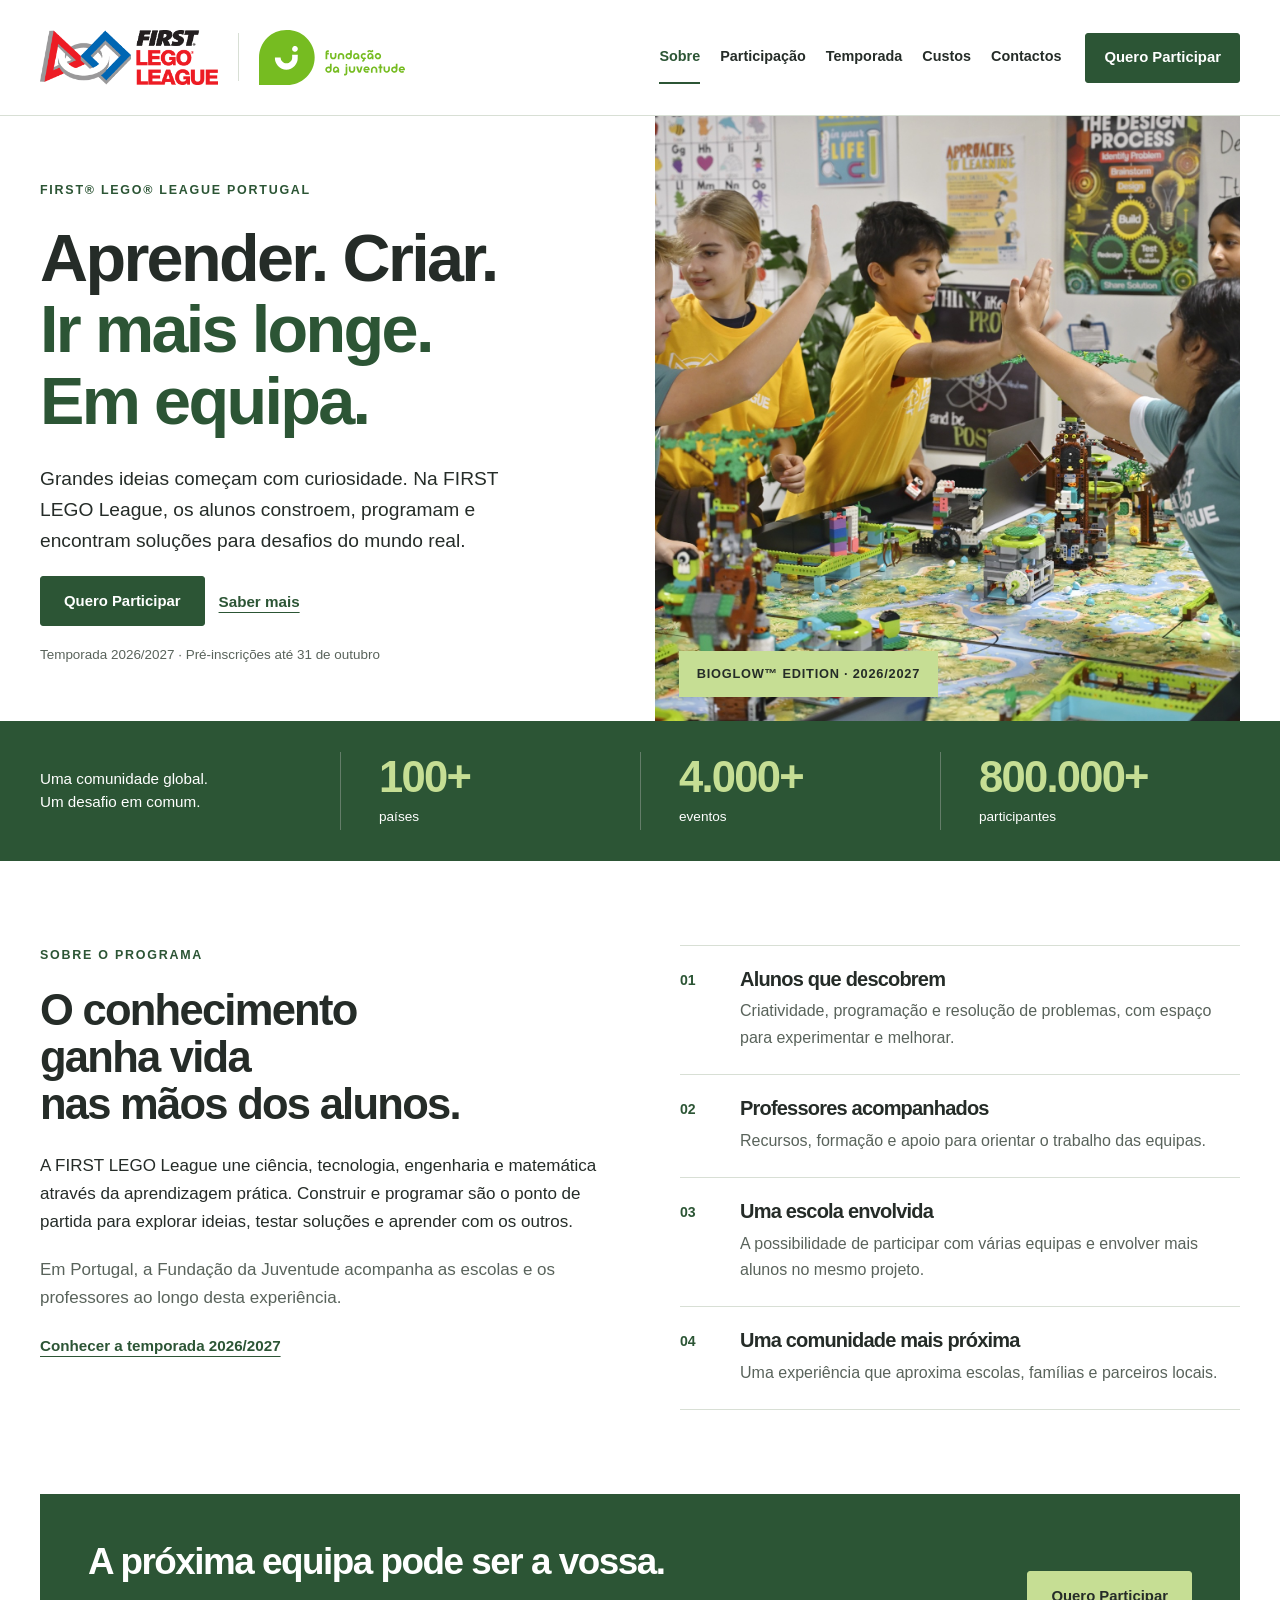
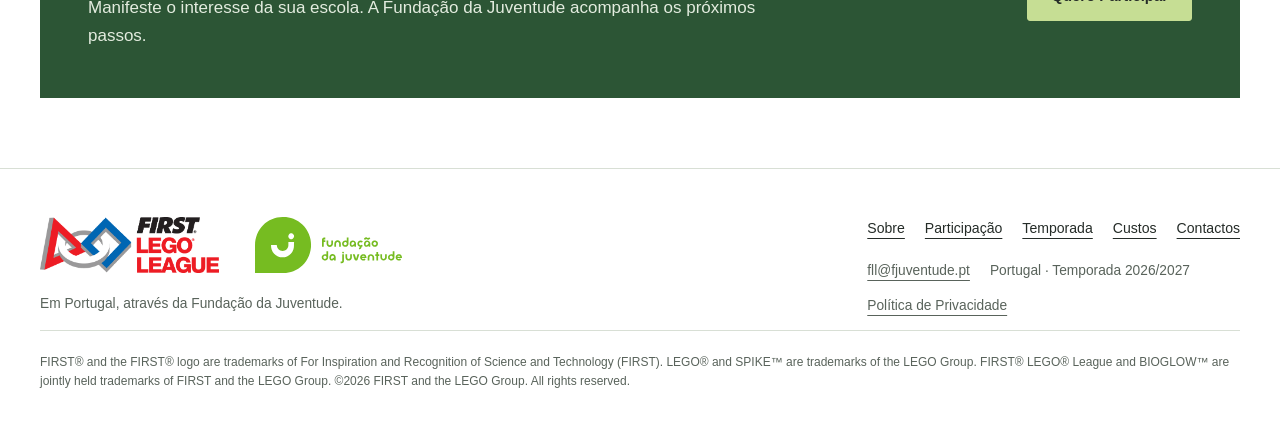
<file: index.html>
<!doctype html>
<html lang="pt-PT"><head><meta charset="utf-8"><meta name="viewport" content="width=device-width, initial-scale=1">
<title>Sobre · FIRST LEGO League Portugal</title><meta name="description" content="Conheça a FIRST LEGO League Portugal: aprender, construir e programar em equipa. Uma experiência prática para escolas na temporada 2026/2027.">
<meta name="theme-color" content="#2c5535"><link rel="icon" type="image/png" href="fll.png"><link rel="stylesheet" href="styles.css"><script src="site.js" defer></script>
</head><body><a class="skip" href="#conteudo">Saltar para o conteúdo</a>
<header class="site-header"><div class="wrap header-inner"><a class="brand brand-pair" href="index.html" aria-label="FIRST LEGO League Portugal e Fundação da Juventude — Sobre"><img class="brand-fll" src="fll.png" width="607" height="190" alt="FIRST LEGO League"><span class="brand-divider" aria-hidden="true"></span><img class="brand-fj" src="fundacao-juventude-verde.svg" width="3300" height="1259" alt="Fundação da Juventude"></a><button class="menu-toggle" type="button" aria-controls="navigation" aria-expanded="false">Menu</button><nav class="nav" id="navigation" aria-label="Navegação principal"><a href="index.html" aria-current="page">Sobre</a><a href="participacao.html">Participação</a><a href="temporada.html">Temporada</a><a href="custos.html">Custos</a><a href="contactos.html">Contactos</a></nav><a class="btn " href="https://forms.cloud.microsoft/e/A6WMnKZ72Y">Quero Participar</a></div></header>
<main id="conteudo">
<section class="wrap hero"><div class="hero-copy"><p class="eyebrow">FIRST® LEGO® League Portugal</p><h1>Aprender. Criar.<br><span>Ir mais longe.<br>Em equipa.</span></h1><p class="lead">Grandes ideias começam com curiosidade. Na FIRST LEGO League, os alunos constroem, programam e encontram soluções para desafios do mundo real.</p><div class="actions"><a class="btn " href="https://forms.cloud.microsoft/e/A6WMnKZ72Y">Quero Participar</a><a class="text-link" href="participacao.html">Saber mais</a></div><p class="micro">Temporada 2026/2027 · Pré-inscrições até 31 de outubro</p></div><div class="hero-photo"><img src="equipa.jpg" alt="Alunos celebram em equipa junto de construções LEGO e do campo de desafios." fetchpriority="high"><span class="photo-note">BIOGLOW™ EDITION · 2026/2027</span></div></section>
<section class="stats-band" aria-label="Dimensão internacional do programa"><div class="wrap stats"><div class="stats-intro">Uma comunidade global.<br>Um desafio em comum.</div><div class="stat"><strong>100+</strong><span>países</span></div><div class="stat"><strong>4.000+</strong><span>eventos</span></div><div class="stat"><strong>800.000+</strong><span>participantes</span></div></div></section>
<section class="wrap section split"><div class="section-heading"><p class="eyebrow">Sobre o programa</p><h2>O conhecimento<br>ganha vida<br>nas mãos dos alunos.</h2><p>A FIRST LEGO League une ciência, tecnologia, engenharia e matemática através da aprendizagem prática. Construir e programar são o ponto de partida para explorar ideias, testar soluções e aprender com os outros.</p><p class="muted">Em Portugal, a Fundação da Juventude acompanha as escolas e os professores ao longo desta experiência.</p><a class="text-link" href="temporada.html">Conhecer a temporada 2026/2027</a></div><div class="benefits"><div class="benefit"><span class="number">01</span><div><h3>Alunos que descobrem</h3><p>Criatividade, programação e resolução de problemas, com espaço para experimentar e melhorar.</p></div></div><div class="benefit"><span class="number">02</span><div><h3>Professores acompanhados</h3><p>Recursos, formação e apoio para orientar o trabalho das equipas.</p></div></div><div class="benefit"><span class="number">03</span><div><h3>Uma escola envolvida</h3><p>A possibilidade de participar com várias equipas e envolver mais alunos no mesmo projeto.</p></div></div><div class="benefit"><span class="number">04</span><div><h3>Uma comunidade mais próxima</h3><p>Uma experiência que aproxima escolas, famílias e parceiros locais.</p></div></div></div></section>
<section class="wrap"><div class="callout"><div><h2>A próxima equipa pode ser a vossa.</h2><p>Manifeste o interesse da sua escola. A Fundação da Juventude acompanha os próximos passos.</p></div><a class="btn light" href="https://forms.cloud.microsoft/e/A6WMnKZ72Y">Quero Participar</a></div></section>
</main>
<footer class="footer"><div class="wrap"><div class="footer-main"><div><div class="footer-brandline"><img class="footer-logo" src="fll.png" width="607" height="190" alt="FIRST LEGO League"><img class="footer-partner" src="fundacao-juventude-verde.svg" width="3300" height="1259" alt="Fundação da Juventude"></div><p>Em Portugal, através da Fundação da Juventude.</p></div><div><nav class="footer-nav" aria-label="Navegação de rodapé"><a href="index.html">Sobre</a><a href="participacao.html">Participação</a><a href="temporada.html">Temporada</a><a href="custos.html">Custos</a><a href="contactos.html">Contactos</a></nav><div class="footer-contact"><a href="mailto:fll@fjuventude.pt">fll@fjuventude.pt</a><span>Portugal · Temporada 2026/2027</span></div><p class="footer-privacy"><a href="politica-de-privacidade.html">Política de Privacidade</a></p></div></div><p class="legal">FIRST® and the FIRST® logo are trademarks of For Inspiration and Recognition of Science and Technology (FIRST). LEGO® and SPIKE™ are trademarks of the LEGO Group. FIRST® LEGO® League and BIOGLOW™ are jointly held trademarks of FIRST and the LEGO Group. ©2026 FIRST and the LEGO Group. All rights reserved.</p></div></footer>
</body></html>
</file>
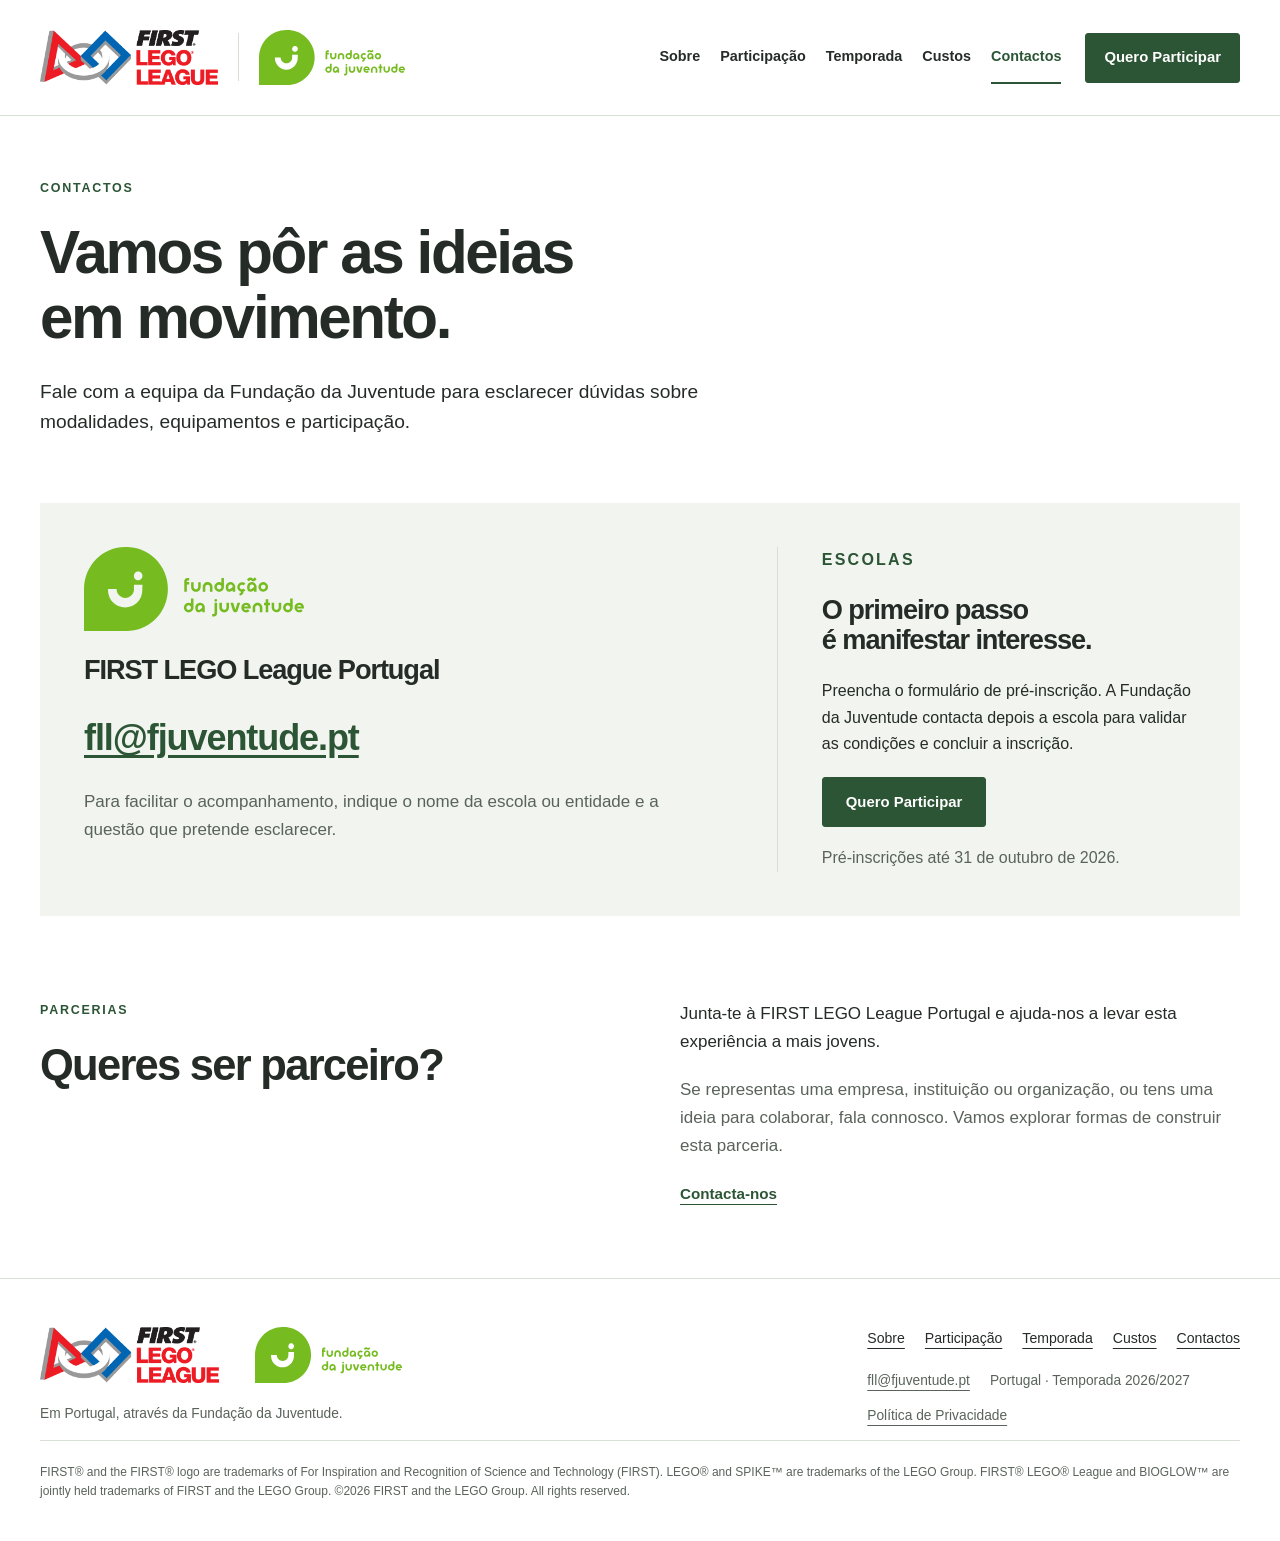
<file: contactos.html>
<!doctype html>
<html lang="pt-PT"><head><meta charset="utf-8"><meta name="viewport" content="width=device-width, initial-scale=1">
<title>Contactos · FIRST LEGO League Portugal</title><meta name="description" content="Contacte a equipa FIRST LEGO League Portugal da Fundação da Juventude ou manifeste o interesse da sua escola.">
<meta name="theme-color" content="#2c5535"><link rel="icon" type="image/png" href="fll.png"><link rel="stylesheet" href="styles.css"><script src="site.js" defer></script>
</head><body><a class="skip" href="#conteudo">Saltar para o conteúdo</a>
<header class="site-header"><div class="wrap header-inner"><a class="brand brand-pair" href="index.html" aria-label="FIRST LEGO League Portugal e Fundação da Juventude — Sobre"><img class="brand-fll" src="fll.png" width="607" height="190" alt="FIRST LEGO League"><span class="brand-divider" aria-hidden="true"></span><img class="brand-fj" src="fundacao-juventude-verde.svg" width="3300" height="1259" alt="Fundação da Juventude"></a><button class="menu-toggle" type="button" aria-controls="navigation" aria-expanded="false">Menu</button><nav class="nav" id="navigation" aria-label="Navegação principal"><a href="index.html">Sobre</a><a href="participacao.html">Participação</a><a href="temporada.html">Temporada</a><a href="custos.html">Custos</a><a href="contactos.html" aria-current="page">Contactos</a></nav><a class="btn " href="https://forms.cloud.microsoft/e/A6WMnKZ72Y">Quero Participar</a></div></header>
<main id="conteudo">
<div class="wrap"><section class="page-intro"><p class="eyebrow">Contactos</p><h1>Vamos pôr as ideias<br>em movimento.</h1><p class="lead">Fale com a equipa da Fundação da Juventude para esclarecer dúvidas sobre modalidades, equipamentos e participação.</p></section><section class="contact-panel"><div><img class="partner" src="fundacao-juventude-verde.svg" width="3300" height="1259" alt="Fundação da Juventude"><h2>FIRST LEGO League Portugal</h2><p><a class="email" href="mailto:fll@fjuventude.pt">fll@fjuventude.pt</a></p><p class="muted">Para facilitar o acompanhamento, indique o nome da escola ou entidade e a questão que pretende esclarecer.</p></div><div class="contact-aside"><p class="eyebrow">Escolas</p><h2>O primeiro passo<br>é manifestar interesse.</h2><p>Preencha o formulário de pré-inscrição. A Fundação da Juventude contacta depois a escola para validar as condições e concluir a inscrição.</p><a class="btn " href="https://forms.cloud.microsoft/e/A6WMnKZ72Y">Quero Participar</a><p class="micro">Pré-inscrições até 31 de outubro de 2026.</p></div></section></div>
<section class="wrap section split zero-bottom"><div><p class="eyebrow">Parcerias</p><h2>Queres ser parceiro?</h2></div><div><p>Junta-te à FIRST LEGO League Portugal e ajuda-nos a levar esta experiência a mais jovens.</p><p class="muted">Se representas uma empresa, instituição ou organização, ou tens uma ideia para colaborar, fala connosco. Vamos explorar formas de construir esta parceria.</p><a class="text-link" href="mailto:fll@fjuventude.pt">Contacta-nos</a></div></section>
</main>
<footer class="footer"><div class="wrap"><div class="footer-main"><div><div class="footer-brandline"><img class="footer-logo" src="fll.png" width="607" height="190" alt="FIRST LEGO League"><img class="footer-partner" src="fundacao-juventude-verde.svg" width="3300" height="1259" alt="Fundação da Juventude"></div><p>Em Portugal, através da Fundação da Juventude.</p></div><div><nav class="footer-nav" aria-label="Navegação de rodapé"><a href="index.html">Sobre</a><a href="participacao.html">Participação</a><a href="temporada.html">Temporada</a><a href="custos.html">Custos</a><a href="contactos.html">Contactos</a></nav><div class="footer-contact"><a href="mailto:fll@fjuventude.pt">fll@fjuventude.pt</a><span>Portugal · Temporada 2026/2027</span></div><p class="footer-privacy"><a href="politica-de-privacidade.html">Política de Privacidade</a></p></div></div><p class="legal">FIRST® and the FIRST® logo are trademarks of For Inspiration and Recognition of Science and Technology (FIRST). LEGO® and SPIKE™ are trademarks of the LEGO Group. FIRST® LEGO® League and BIOGLOW™ are jointly held trademarks of FIRST and the LEGO Group. ©2026 FIRST and the LEGO Group. All rights reserved.</p></div></footer>
</body></html>
</file>
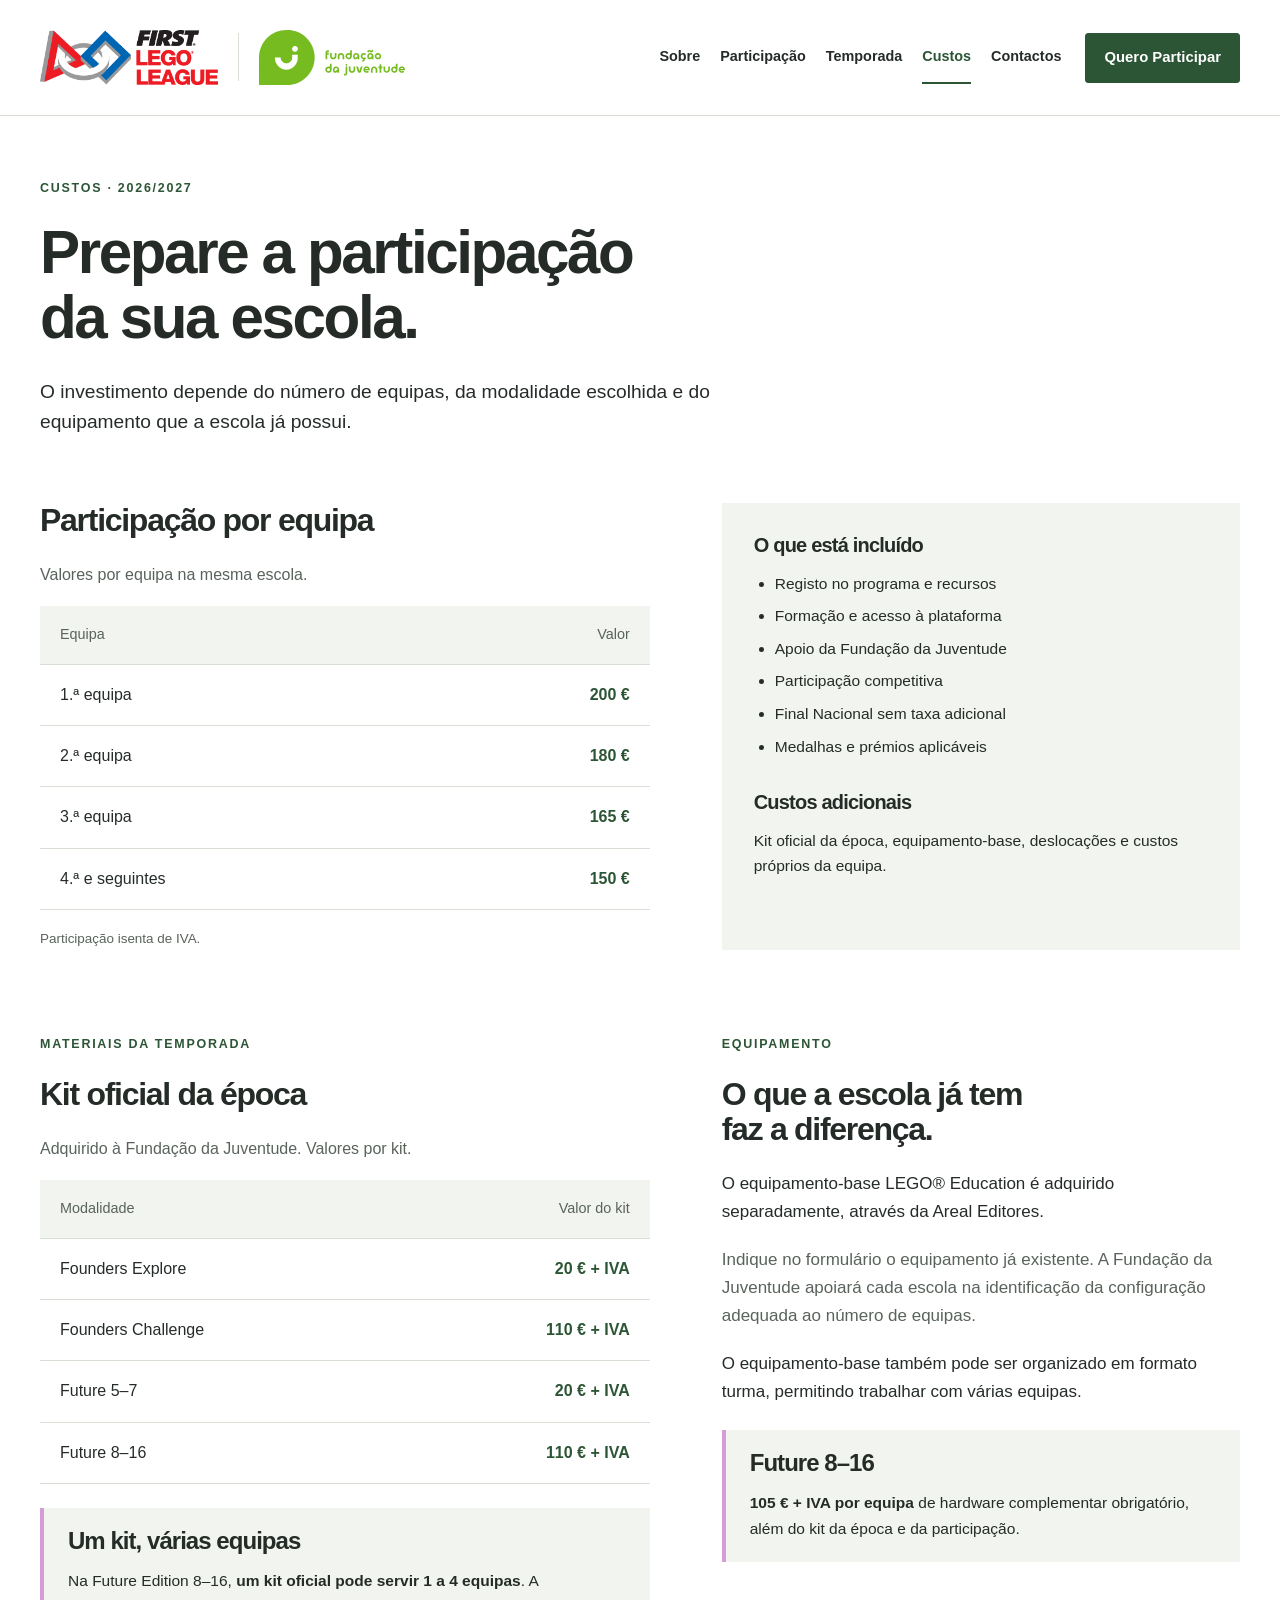
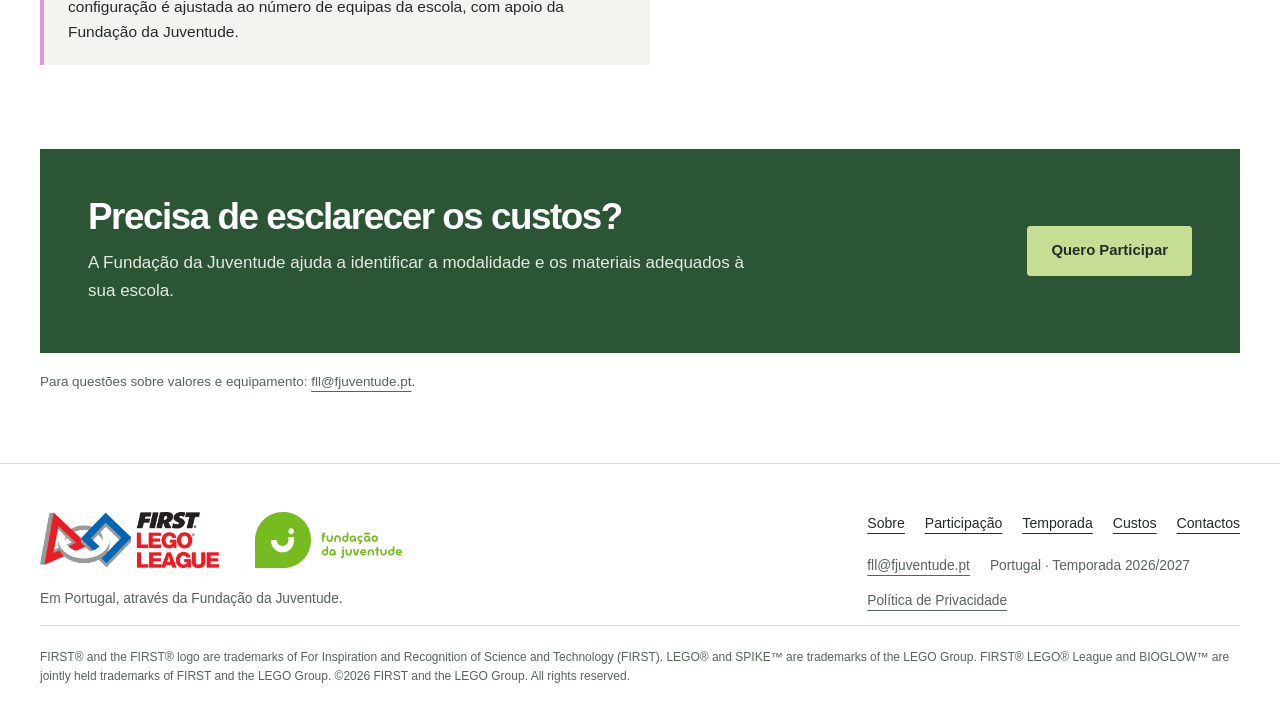
<file: custos.html>
<!doctype html>
<html lang="pt-PT"><head><meta charset="utf-8"><meta name="viewport" content="width=device-width, initial-scale=1">
<title>Custos · FIRST LEGO League Portugal</title><meta name="description" content="Consulte os valores de participação por equipa, kits da época e equipamento da FIRST LEGO League Portugal 2026/2027.">
<meta name="theme-color" content="#2c5535"><link rel="icon" type="image/png" href="fll.png"><link rel="stylesheet" href="styles.css"><script src="site.js" defer></script>
</head><body><a class="skip" href="#conteudo">Saltar para o conteúdo</a>
<header class="site-header"><div class="wrap header-inner"><a class="brand brand-pair" href="index.html" aria-label="FIRST LEGO League Portugal e Fundação da Juventude — Sobre"><img class="brand-fll" src="fll.png" width="607" height="190" alt="FIRST LEGO League"><span class="brand-divider" aria-hidden="true"></span><img class="brand-fj" src="fundacao-juventude-verde.svg" width="3300" height="1259" alt="Fundação da Juventude"></a><button class="menu-toggle" type="button" aria-controls="navigation" aria-expanded="false">Menu</button><nav class="nav" id="navigation" aria-label="Navegação principal"><a href="index.html">Sobre</a><a href="participacao.html">Participação</a><a href="temporada.html">Temporada</a><a href="custos.html" aria-current="page">Custos</a><a href="contactos.html">Contactos</a></nav><a class="btn " href="https://forms.cloud.microsoft/e/A6WMnKZ72Y">Quero Participar</a></div></header>
<main id="conteudo">
<div class="wrap"><section class="page-intro"><p class="eyebrow">Custos · 2026/2027</p><h1>Prepare a participação<br>da sua escola.</h1><p class="lead">O investimento depende do número de equipas, da modalidade escolhida e do equipamento que a escola já possui.</p></section></div>
<section class="wrap prices"><div class="price-layout"><div><h2>Participação por equipa</h2><div class="table-wrap"><table><caption>Valores por equipa na mesma escola.</caption><thead><tr><th scope="col">Equipa</th><th scope="col">Valor</th></tr></thead><tbody><tr><td>1.ª equipa</td><td>200 €</td></tr><tr><td>2.ª equipa</td><td>180 €</td></tr><tr><td>3.ª equipa</td><td>165 €</td></tr><tr><td>4.ª e seguintes</td><td>150 €</td></tr></tbody></table></div><p class="micro">Participação isenta de IVA.</p></div><aside class="included"><h3>O que está incluído</h3><ul><li>Registo no programa e recursos</li><li>Formação e acesso à plataforma</li><li>Apoio da Fundação da Juventude</li><li>Participação competitiva</li><li>Final Nacional sem taxa adicional</li><li>Medalhas e prémios aplicáveis</li></ul><h3>Custos adicionais</h3><p>Kit oficial da época, equipamento-base, deslocações e custos próprios da equipa.</p></aside></div></section>
<section class="wrap section prices"><div class="price-layout"><div><p class="eyebrow">Materiais da temporada</p><h2>Kit oficial da época</h2><div class="table-wrap"><table><caption>Adquirido à Fundação da Juventude. Valores por kit.</caption><thead><tr><th scope="col">Modalidade</th><th scope="col">Valor do kit</th></tr></thead><tbody><tr><td>Founders Explore</td><td>20 € + IVA</td></tr><tr><td>Founders Challenge</td><td>110 € + IVA</td></tr><tr><td>Future 5–7</td><td>20 € + IVA</td></tr><tr><td>Future 8–16</td><td>110 € + IVA</td></tr></tbody></table></div><div class="note"><h3>Um kit, várias equipas</h3><p>Na Future Edition 8–16, <strong>um kit oficial pode servir 1 a 4 equipas</strong>. A configuração é ajustada ao número de equipas da escola, com apoio da Fundação da Juventude.</p></div></div><div><p class="eyebrow">Equipamento</p><h2>O que a escola já tem<br>faz a diferença.</h2><p>O equipamento-base LEGO® Education é adquirido separadamente, através da Areal Editores.</p><p class="muted">Indique no formulário o equipamento já existente. A Fundação da Juventude apoiará cada escola na identificação da configuração adequada ao número de equipas.</p><p>O equipamento-base também pode ser organizado em formato turma, permitindo trabalhar com várias equipas.</p><div class="note"><h3>Future 8–16</h3><p><strong>105 € + IVA por equipa</strong> de hardware complementar obrigatório, além do kit da época e da participação.</p></div></div></div></section>
<section class="wrap"><div class="callout"><div><h2>Precisa de esclarecer os custos?</h2><p>A Fundação da Juventude ajuda a identificar a modalidade e os materiais adequados à sua escola.</p></div><a class="btn light" href="https://forms.cloud.microsoft/e/A6WMnKZ72Y">Quero Participar</a></div></section><div class="wrap"><p class="micro">Para questões sobre valores e equipamento: <a href="mailto:fll@fjuventude.pt">fll@fjuventude.pt</a>.</p></div>
</main>
<footer class="footer"><div class="wrap"><div class="footer-main"><div><div class="footer-brandline"><img class="footer-logo" src="fll.png" width="607" height="190" alt="FIRST LEGO League"><img class="footer-partner" src="fundacao-juventude-verde.svg" width="3300" height="1259" alt="Fundação da Juventude"></div><p>Em Portugal, através da Fundação da Juventude.</p></div><div><nav class="footer-nav" aria-label="Navegação de rodapé"><a href="index.html">Sobre</a><a href="participacao.html">Participação</a><a href="temporada.html">Temporada</a><a href="custos.html">Custos</a><a href="contactos.html">Contactos</a></nav><div class="footer-contact"><a href="mailto:fll@fjuventude.pt">fll@fjuventude.pt</a><span>Portugal · Temporada 2026/2027</span></div><p class="footer-privacy"><a href="politica-de-privacidade.html">Política de Privacidade</a></p></div></div><p class="legal">FIRST® and the FIRST® logo are trademarks of For Inspiration and Recognition of Science and Technology (FIRST). LEGO® and SPIKE™ are trademarks of the LEGO Group. FIRST® LEGO® League and BIOGLOW™ are jointly held trademarks of FIRST and the LEGO Group. ©2026 FIRST and the LEGO Group. All rights reserved.</p></div></footer>
</body></html>
</file>
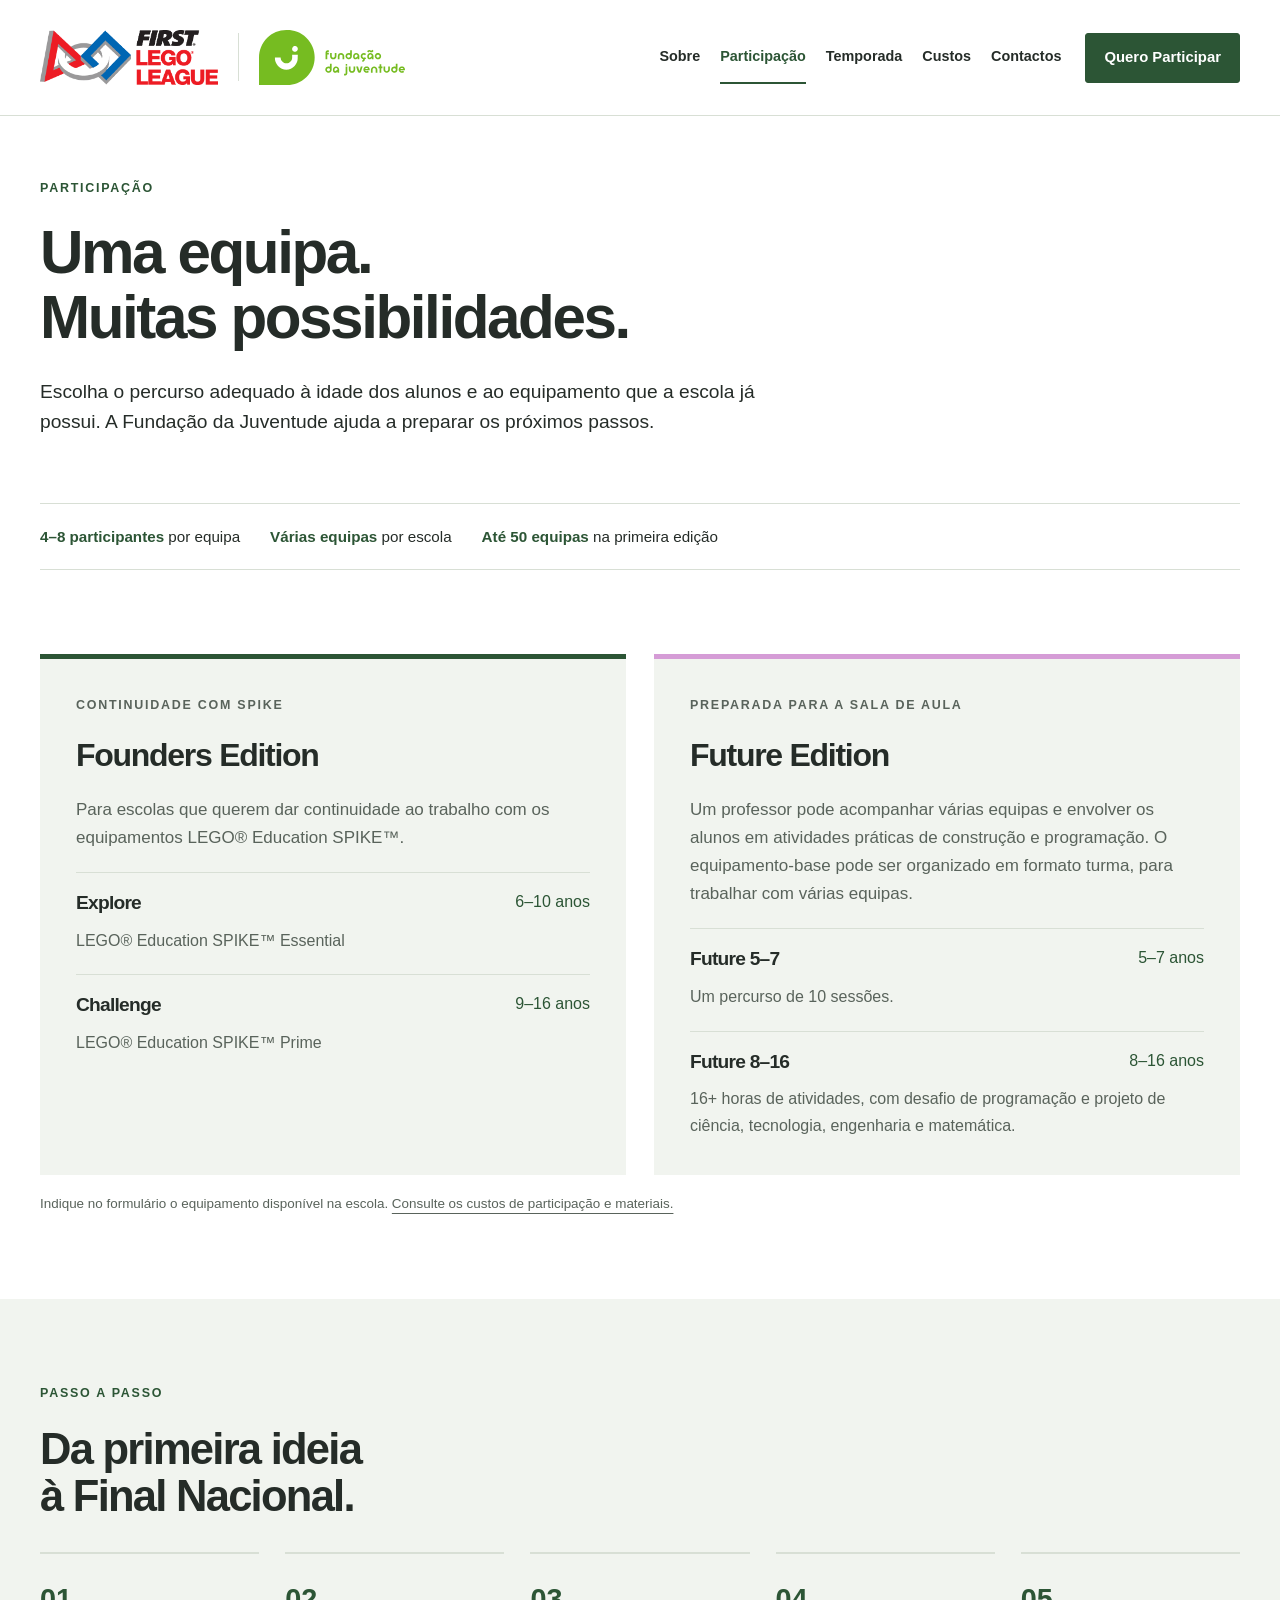
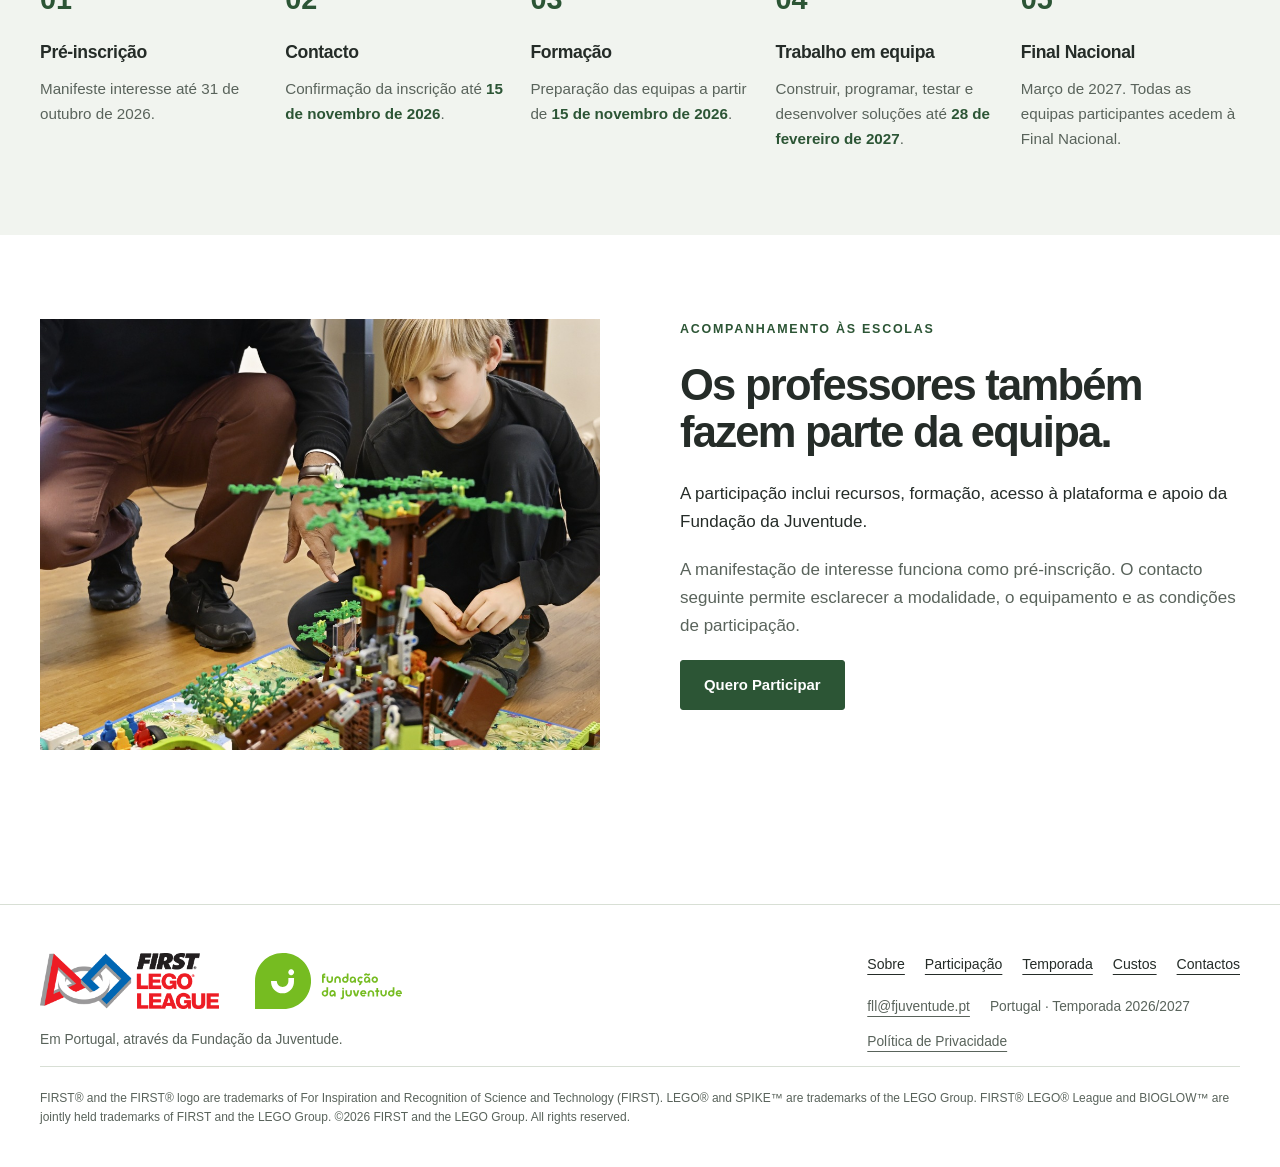
<file: participacao.html>
<!doctype html>
<html lang="pt-PT"><head><meta charset="utf-8"><meta name="viewport" content="width=device-width, initial-scale=1">
<title>Participação · FIRST LEGO League Portugal</title><meta name="description" content="Saiba como participar na FIRST LEGO League Portugal: modalidades, idades, equipas e percurso até à Final Nacional.">
<meta name="theme-color" content="#2c5535"><link rel="icon" type="image/png" href="fll.png"><link rel="stylesheet" href="styles.css"><script src="site.js" defer></script>
</head><body><a class="skip" href="#conteudo">Saltar para o conteúdo</a>
<header class="site-header"><div class="wrap header-inner"><a class="brand brand-pair" href="index.html" aria-label="FIRST LEGO League Portugal e Fundação da Juventude — Sobre"><img class="brand-fll" src="fll.png" width="607" height="190" alt="FIRST LEGO League"><span class="brand-divider" aria-hidden="true"></span><img class="brand-fj" src="fundacao-juventude-verde.svg" width="3300" height="1259" alt="Fundação da Juventude"></a><button class="menu-toggle" type="button" aria-controls="navigation" aria-expanded="false">Menu</button><nav class="nav" id="navigation" aria-label="Navegação principal"><a href="index.html">Sobre</a><a href="participacao.html" aria-current="page">Participação</a><a href="temporada.html">Temporada</a><a href="custos.html">Custos</a><a href="contactos.html">Contactos</a></nav><a class="btn " href="https://forms.cloud.microsoft/e/A6WMnKZ72Y">Quero Participar</a></div></header>
<main id="conteudo">
<div class="wrap"><section class="page-intro"><p class="eyebrow">Participação</p><h1>Uma equipa.<br>Muitas possibilidades.</h1><p class="lead">Escolha o percurso adequado à idade dos alunos e ao equipamento que a escola já possui. A Fundação da Juventude ajuda a preparar os próximos passos.</p></section><div class="facts"><span><strong>4–8 participantes</strong> por equipa</span><span><strong>Várias equipas</strong> por escola</span><span><strong>Até 50 equipas</strong> na primeira edição</span></div></div>
<section class="wrap section"><div class="edition-grid"><article class="edition"><p class="eyebrow">Continuidade com SPIKE</p><h2>Founders Edition</h2><p>Para escolas que querem dar continuidade ao trabalho com os equipamentos LEGO® Education SPIKE™.</p><div class="mode"><h3>Explore <span class="age">6–10 anos</span></h3><p>LEGO® Education SPIKE™ Essential</p></div><div class="mode"><h3>Challenge <span class="age">9–16 anos</span></h3><p>LEGO® Education SPIKE™ Prime</p></div></article><article class="edition future"><p class="eyebrow">Preparada para a sala de aula</p><h2>Future Edition</h2><p>Um professor pode acompanhar várias equipas e envolver os alunos em atividades práticas de construção e programação. O equipamento-base pode ser organizado em formato turma, para trabalhar com várias equipas.</p><div class="mode"><h3>Future 5–7 <span class="age">5–7 anos</span></h3><p>Um percurso de 10 sessões.</p></div><div class="mode"><h3>Future 8–16 <span class="age">8–16 anos</span></h3><p>16+ horas de atividades, com desafio de programação e projeto de ciência, tecnologia, engenharia e matemática.</p></div></article></div><p class="micro">Indique no formulário o equipamento disponível na escola. <a href="custos.html">Consulte os custos de participação e materiais.</a></p></section>
<section class="section soft"><div class="wrap"><p class="eyebrow">Passo a passo</p><h2>Da primeira ideia<br>à Final Nacional.</h2><ol class="steps"><li><span class="number">01</span><h3>Pré-inscrição</h3><p>Manifeste interesse até 31 de outubro de 2026.</p></li><li><span class="number">02</span><h3>Contacto</h3><p>Confirmação da inscrição até <strong>15 de novembro de 2026</strong>.</p></li><li><span class="number">03</span><h3>Formação</h3><p>Preparação das equipas a partir de <strong>15 de novembro de 2026</strong>.</p></li><li><span class="number">04</span><h3>Trabalho em equipa</h3><p>Construir, programar, testar e desenvolver soluções até <strong>28 de fevereiro de 2027</strong>.</p></li><li><span class="number">05</span><h3>Final Nacional</h3><p>Março de 2027. Todas as equipas participantes acedem à Final Nacional.</p></li></ol></div></section>
<section class="wrap section split"><img class="wide-photo" src="participacao.jpg" alt="Atividade de construção e programação LEGO em sala de aula." loading="lazy"><div><p class="eyebrow">Acompanhamento às escolas</p><h2>Os professores também fazem parte da equipa.</h2><p>A participação inclui recursos, formação, acesso à plataforma e apoio da Fundação da Juventude.</p><p class="muted">A manifestação de interesse funciona como pré-inscrição. O contacto seguinte permite esclarecer a modalidade, o equipamento e as condições de participação.</p><a class="btn " href="https://forms.cloud.microsoft/e/A6WMnKZ72Y">Quero Participar</a></div></section>
</main>
<footer class="footer"><div class="wrap"><div class="footer-main"><div><div class="footer-brandline"><img class="footer-logo" src="fll.png" width="607" height="190" alt="FIRST LEGO League"><img class="footer-partner" src="fundacao-juventude-verde.svg" width="3300" height="1259" alt="Fundação da Juventude"></div><p>Em Portugal, através da Fundação da Juventude.</p></div><div><nav class="footer-nav" aria-label="Navegação de rodapé"><a href="index.html">Sobre</a><a href="participacao.html">Participação</a><a href="temporada.html">Temporada</a><a href="custos.html">Custos</a><a href="contactos.html">Contactos</a></nav><div class="footer-contact"><a href="mailto:fll@fjuventude.pt">fll@fjuventude.pt</a><span>Portugal · Temporada 2026/2027</span></div><p class="footer-privacy"><a href="politica-de-privacidade.html">Política de Privacidade</a></p></div></div><p class="legal">FIRST® and the FIRST® logo are trademarks of For Inspiration and Recognition of Science and Technology (FIRST). LEGO® and SPIKE™ are trademarks of the LEGO Group. FIRST® LEGO® League and BIOGLOW™ are jointly held trademarks of FIRST and the LEGO Group. ©2026 FIRST and the LEGO Group. All rights reserved.</p></div></footer>
</body></html>
</file>
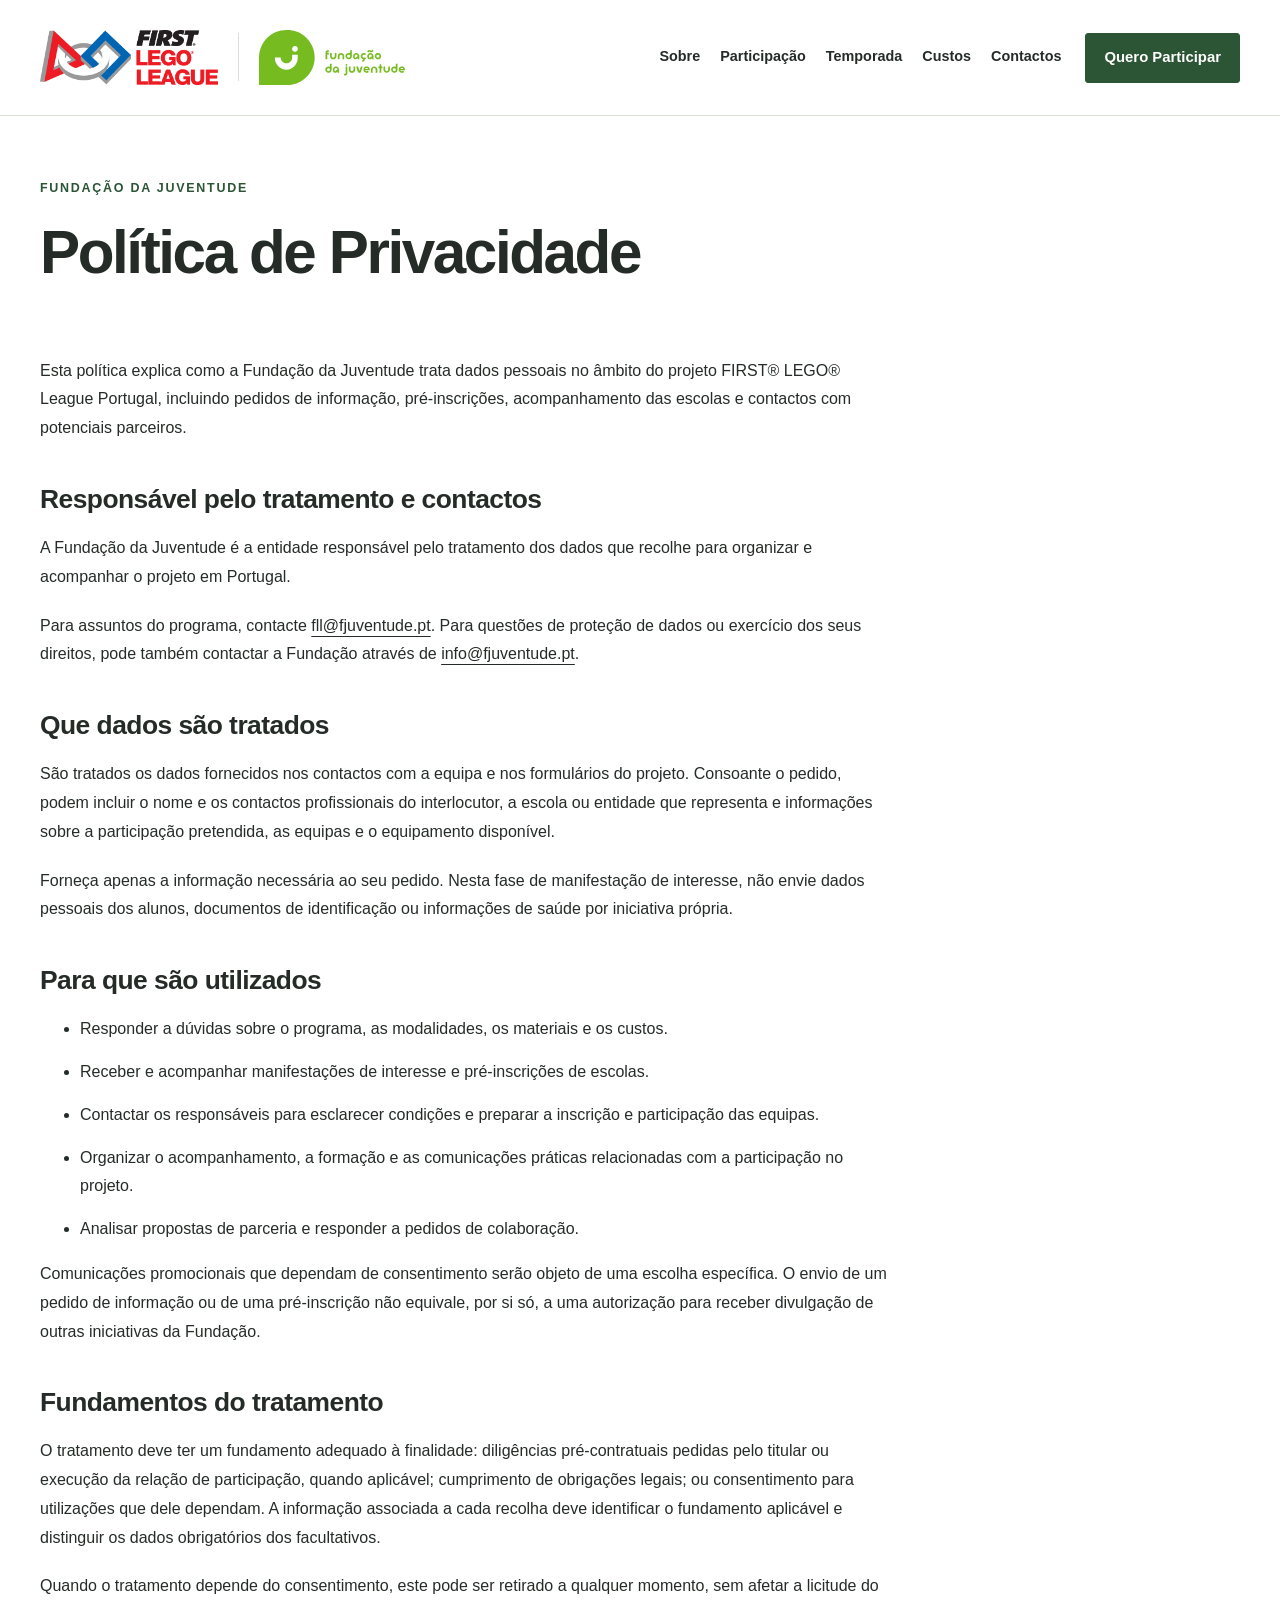
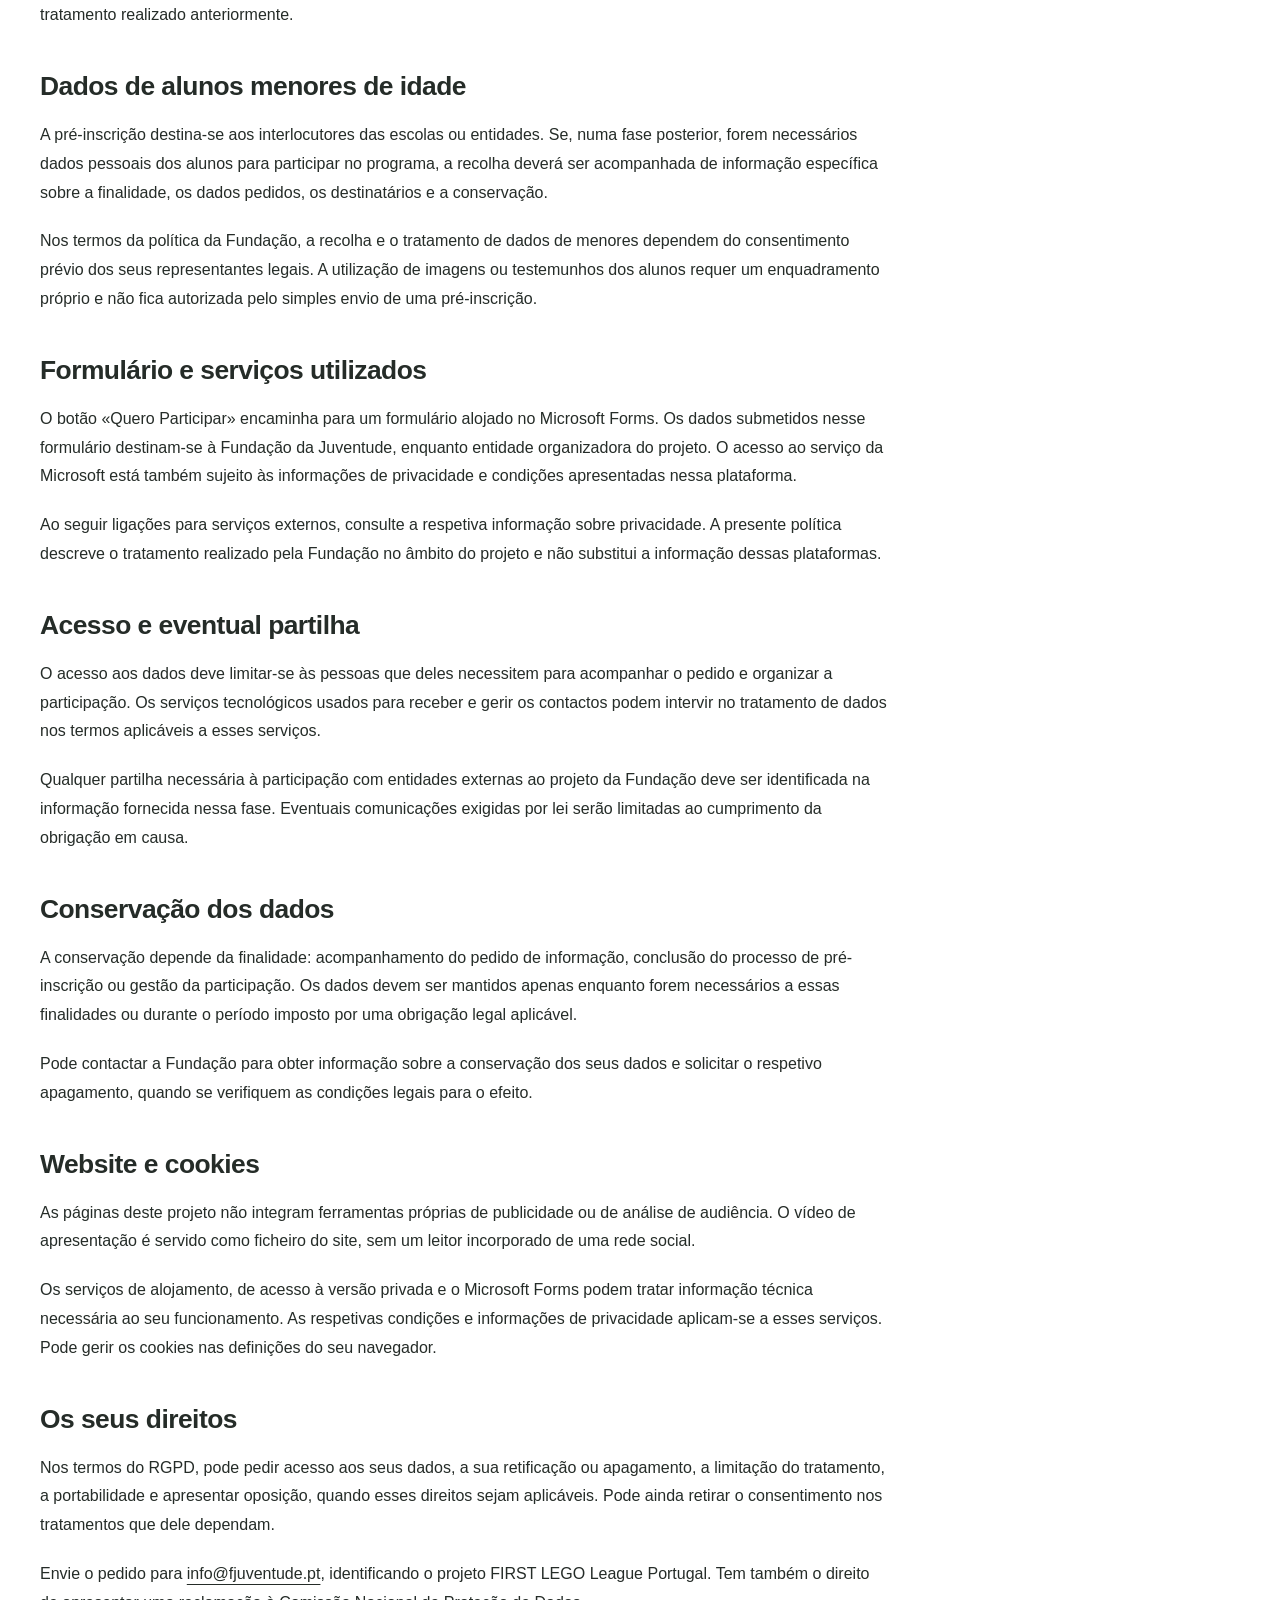
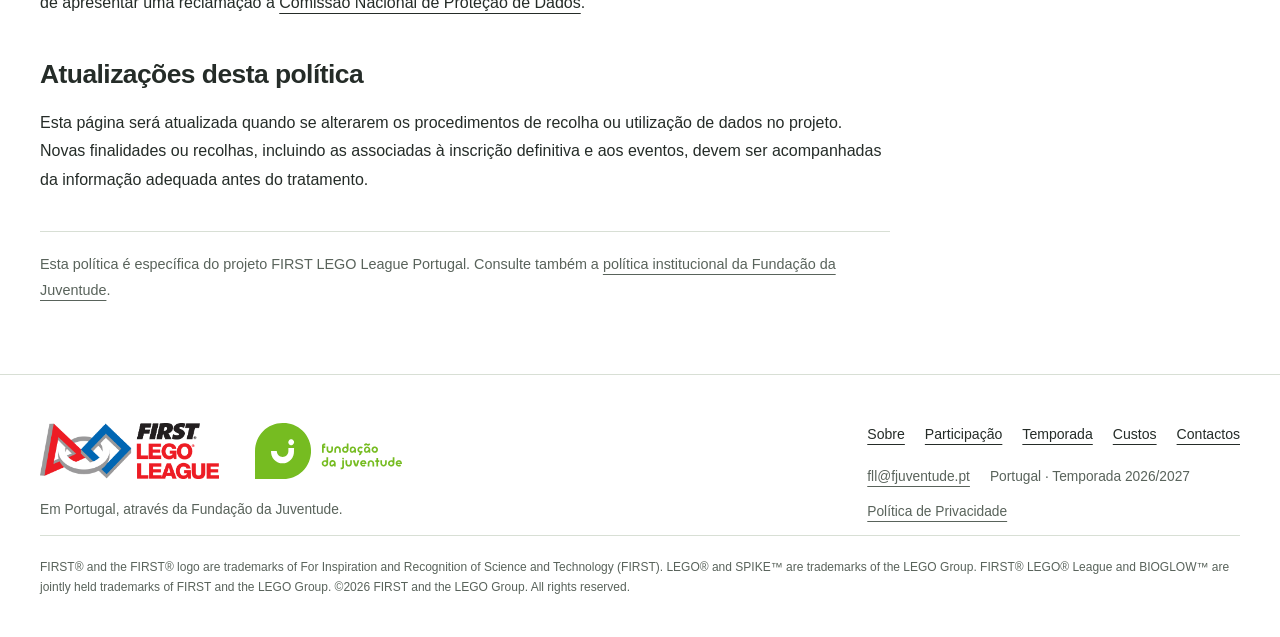
<file: politica-de-privacidade.html>
<!doctype html>
<html lang="pt-PT"><head><meta charset="utf-8"><meta name="viewport" content="width=device-width, initial-scale=1">
<title>Política de Privacidade · FIRST LEGO League Portugal</title><meta name="description" content="Política de Privacidade da Fundação da Juventude: tratamento de dados pessoais, direitos e contactos.">
<meta name="theme-color" content="#2c5535"><link rel="icon" type="image/png" href="fll.png"><link rel="stylesheet" href="styles.css"><script src="site.js" defer></script>
</head><body><a class="skip" href="#conteudo">Saltar para o conteúdo</a>
<header class="site-header"><div class="wrap header-inner"><a class="brand brand-pair" href="index.html" aria-label="FIRST LEGO League Portugal e Fundação da Juventude — Sobre"><img class="brand-fll" src="fll.png" width="607" height="190" alt="FIRST LEGO League"><span class="brand-divider" aria-hidden="true"></span><img class="brand-fj" src="fundacao-juventude-verde.svg" width="3300" height="1259" alt="Fundação da Juventude"></a><button class="menu-toggle" type="button" aria-controls="navigation" aria-expanded="false">Menu</button><nav class="nav" id="navigation" aria-label="Navegação principal"><a href="index.html">Sobre</a><a href="participacao.html">Participação</a><a href="temporada.html">Temporada</a><a href="custos.html">Custos</a><a href="contactos.html">Contactos</a></nav><a class="btn " href="https://forms.cloud.microsoft/e/A6WMnKZ72Y">Quero Participar</a></div></header>
<main id="conteudo"><div class="wrap"><section class="page-intro"><p class="eyebrow">Fundação da Juventude</p><h1>Política de Privacidade</h1></section><article class="privacy-content"><p>Esta política explica como a Fundação da Juventude trata dados pessoais no âmbito do projeto FIRST® LEGO® League Portugal, incluindo pedidos de informação, pré-inscrições, acompanhamento das escolas e contactos com potenciais parceiros.</p>
<h2>Responsável pelo tratamento e contactos</h2>
<p>A Fundação da Juventude é a entidade responsável pelo tratamento dos dados que recolhe para organizar e acompanhar o projeto em Portugal.</p>
<p>Para assuntos do programa, contacte <a href="mailto:fll@fjuventude.pt">fll@fjuventude.pt</a>. Para questões de proteção de dados ou exercício dos seus direitos, pode também contactar a Fundação através de <a href="mailto:info@fjuventude.pt">info@fjuventude.pt</a>.</p>
<h2>Que dados são tratados</h2>
<p>São tratados os dados fornecidos nos contactos com a equipa e nos formulários do projeto. Consoante o pedido, podem incluir o nome e os contactos profissionais do interlocutor, a escola ou entidade que representa e informações sobre a participação pretendida, as equipas e o equipamento disponível.</p>
<p>Forneça apenas a informação necessária ao seu pedido. Nesta fase de manifestação de interesse, não envie dados pessoais dos alunos, documentos de identificação ou informações de saúde por iniciativa própria.</p>
<h2>Para que são utilizados</h2>
<ul>
<li>Responder a dúvidas sobre o programa, as modalidades, os materiais e os custos.</li>
<li>Receber e acompanhar manifestações de interesse e pré-inscrições de escolas.</li>
<li>Contactar os responsáveis para esclarecer condições e preparar a inscrição e participação das equipas.</li>
<li>Organizar o acompanhamento, a formação e as comunicações práticas relacionadas com a participação no projeto.</li>
<li>Analisar propostas de parceria e responder a pedidos de colaboração.</li>
</ul>
<p>Comunicações promocionais que dependam de consentimento serão objeto de uma escolha específica. O envio de um pedido de informação ou de uma pré-inscrição não equivale, por si só, a uma autorização para receber divulgação de outras iniciativas da Fundação.</p>
<h2>Fundamentos do tratamento</h2>
<p>O tratamento deve ter um fundamento adequado à finalidade: diligências pré-contratuais pedidas pelo titular ou execução da relação de participação, quando aplicável; cumprimento de obrigações legais; ou consentimento para utilizações que dele dependam. A informação associada a cada recolha deve identificar o fundamento aplicável e distinguir os dados obrigatórios dos facultativos.</p>
<p>Quando o tratamento depende do consentimento, este pode ser retirado a qualquer momento, sem afetar a licitude do tratamento realizado anteriormente.</p>
<h2>Dados de alunos menores de idade</h2>
<p>A pré-inscrição destina-se aos interlocutores das escolas ou entidades. Se, numa fase posterior, forem necessários dados pessoais dos alunos para participar no programa, a recolha deverá ser acompanhada de informação específica sobre a finalidade, os dados pedidos, os destinatários e a conservação.</p>
<p>Nos termos da política da Fundação, a recolha e o tratamento de dados de menores dependem do consentimento prévio dos seus representantes legais. A utilização de imagens ou testemunhos dos alunos requer um enquadramento próprio e não fica autorizada pelo simples envio de uma pré-inscrição.</p>
<h2>Formulário e serviços utilizados</h2>
<p>O botão «Quero Participar» encaminha para um formulário alojado no Microsoft Forms. Os dados submetidos nesse formulário destinam-se à Fundação da Juventude, enquanto entidade organizadora do projeto. O acesso ao serviço da Microsoft está também sujeito às informações de privacidade e condições apresentadas nessa plataforma.</p>
<p>Ao seguir ligações para serviços externos, consulte a respetiva informação sobre privacidade. A presente política descreve o tratamento realizado pela Fundação no âmbito do projeto e não substitui a informação dessas plataformas.</p>
<h2>Acesso e eventual partilha</h2>
<p>O acesso aos dados deve limitar-se às pessoas que deles necessitem para acompanhar o pedido e organizar a participação. Os serviços tecnológicos usados para receber e gerir os contactos podem intervir no tratamento de dados nos termos aplicáveis a esses serviços.</p>
<p>Qualquer partilha necessária à participação com entidades externas ao projeto da Fundação deve ser identificada na informação fornecida nessa fase. Eventuais comunicações exigidas por lei serão limitadas ao cumprimento da obrigação em causa.</p>
<h2>Conservação dos dados</h2>
<p>A conservação depende da finalidade: acompanhamento do pedido de informação, conclusão do processo de pré-inscrição ou gestão da participação. Os dados devem ser mantidos apenas enquanto forem necessários a essas finalidades ou durante o período imposto por uma obrigação legal aplicável.</p>
<p>Pode contactar a Fundação para obter informação sobre a conservação dos seus dados e solicitar o respetivo apagamento, quando se verifiquem as condições legais para o efeito.</p>
<h2>Website e cookies</h2>
<p>As páginas deste projeto não integram ferramentas próprias de publicidade ou de análise de audiência. O vídeo de apresentação é servido como ficheiro do site, sem um leitor incorporado de uma rede social.</p>
<p>Os serviços de alojamento, de acesso à versão privada e o Microsoft Forms podem tratar informação técnica necessária ao seu funcionamento. As respetivas condições e informações de privacidade aplicam-se a esses serviços. Pode gerir os cookies nas definições do seu navegador.</p>
<h2>Os seus direitos</h2>
<p>Nos termos do RGPD, pode pedir acesso aos seus dados, a sua retificação ou apagamento, a limitação do tratamento, a portabilidade e apresentar oposição, quando esses direitos sejam aplicáveis. Pode ainda retirar o consentimento nos tratamentos que dele dependam.</p>
<p>Envie o pedido para <a href="mailto:info@fjuventude.pt">info@fjuventude.pt</a>, identificando o projeto FIRST LEGO League Portugal. Tem também o direito de apresentar uma reclamação à <a href="https://www.cnpd.pt/">Comissão Nacional de Proteção de Dados</a>.</p>
<h2>Atualizações desta política</h2>
<p>Esta página será atualizada quando se alterarem os procedimentos de recolha ou utilização de dados no projeto. Novas finalidades ou recolhas, incluindo as associadas à inscrição definitiva e aos eventos, devem ser acompanhadas da informação adequada antes do tratamento.</p>
<p class="privacy-source">Esta política é específica do projeto FIRST LEGO League Portugal. Consulte também a <a href="https://www.fjuventude.pt/pt/politica-de-privacidade">política institucional da Fundação da Juventude</a>.</p>
</article></div></main>
<footer class="footer"><div class="wrap"><div class="footer-main"><div><div class="footer-brandline"><img class="footer-logo" src="fll.png" width="607" height="190" alt="FIRST LEGO League"><img class="footer-partner" src="fundacao-juventude-verde.svg" width="3300" height="1259" alt="Fundação da Juventude"></div><p>Em Portugal, através da Fundação da Juventude.</p></div><div><nav class="footer-nav" aria-label="Navegação de rodapé"><a href="index.html">Sobre</a><a href="participacao.html">Participação</a><a href="temporada.html">Temporada</a><a href="custos.html">Custos</a><a href="contactos.html">Contactos</a></nav><div class="footer-contact"><a href="mailto:fll@fjuventude.pt">fll@fjuventude.pt</a><span>Portugal · Temporada 2026/2027</span></div><p class="footer-privacy"><a href="politica-de-privacidade.html">Política de Privacidade</a></p></div></div><p class="legal">FIRST® and the FIRST® logo are trademarks of For Inspiration and Recognition of Science and Technology (FIRST). LEGO® and SPIKE™ are trademarks of the LEGO Group. FIRST® LEGO® League and BIOGLOW™ are jointly held trademarks of FIRST and the LEGO Group. ©2026 FIRST and the LEGO Group. All rights reserved.</p></div></footer>
</body></html>
</file>
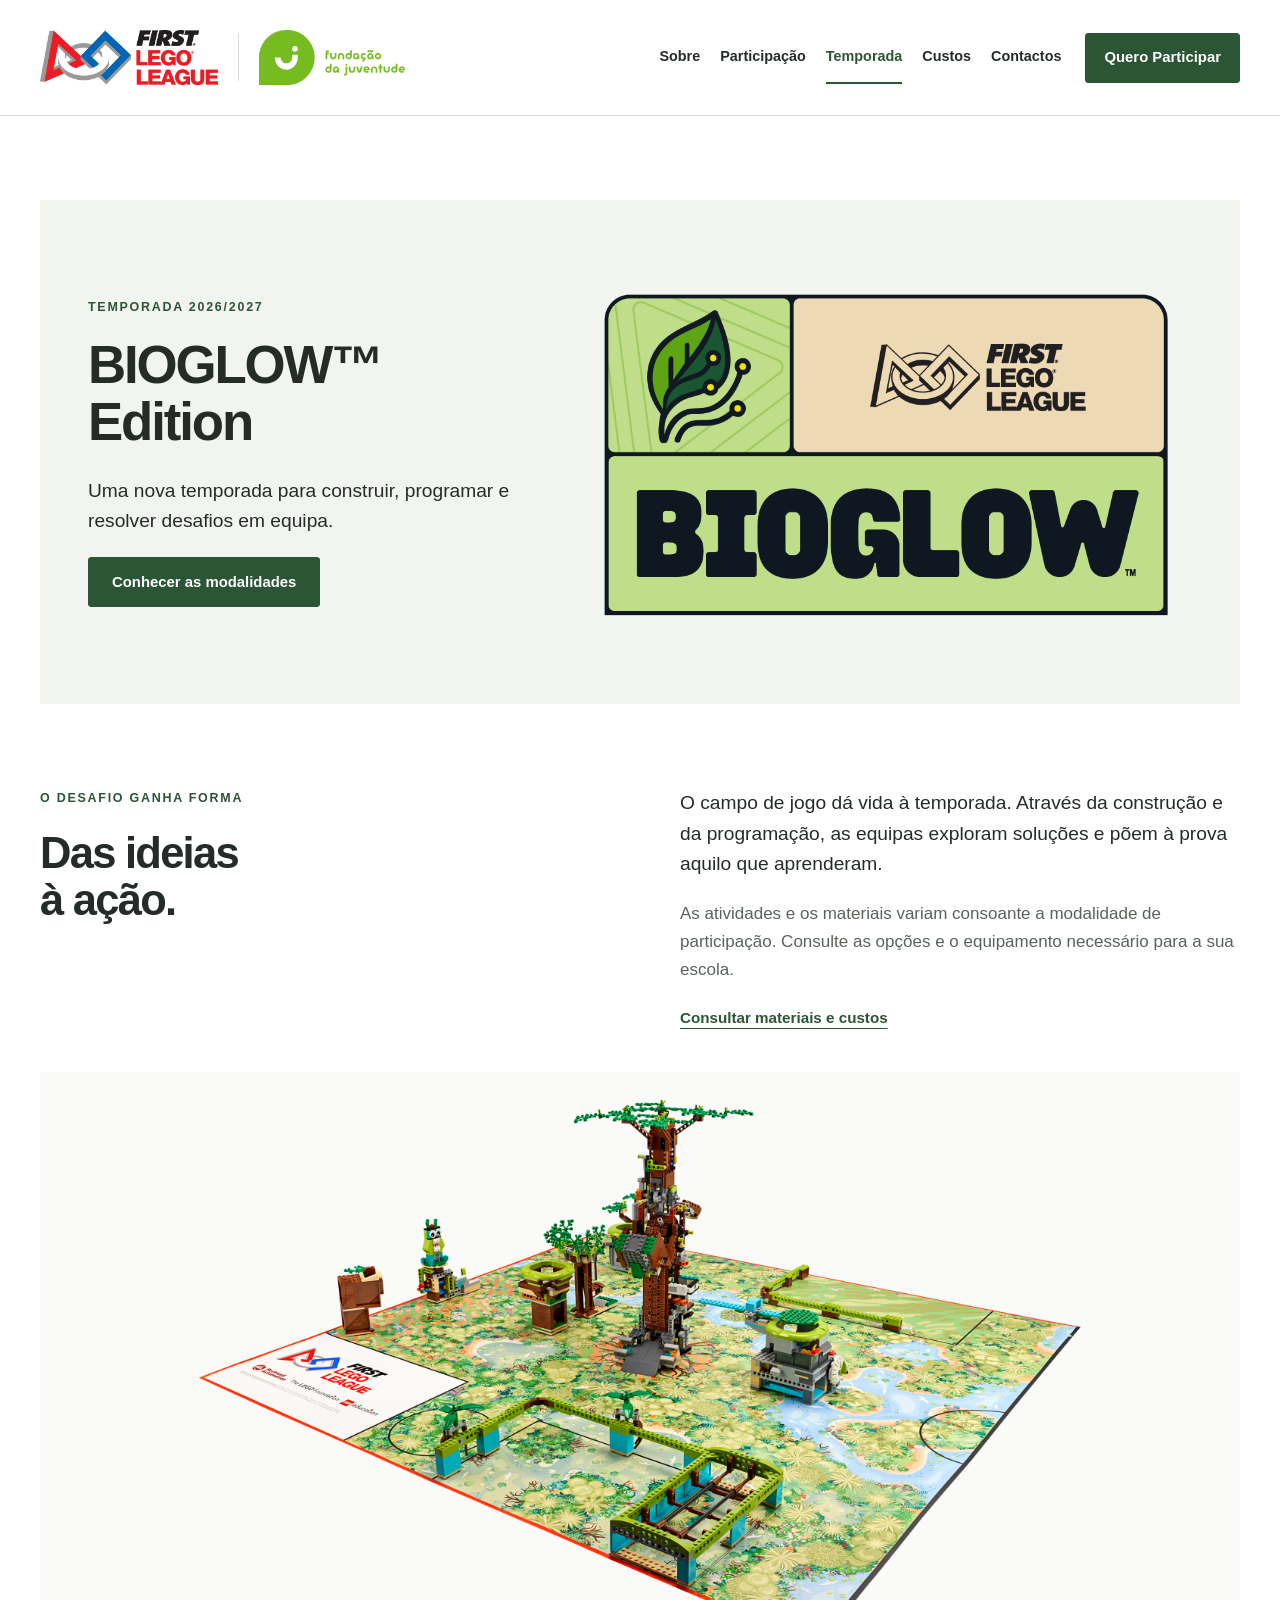
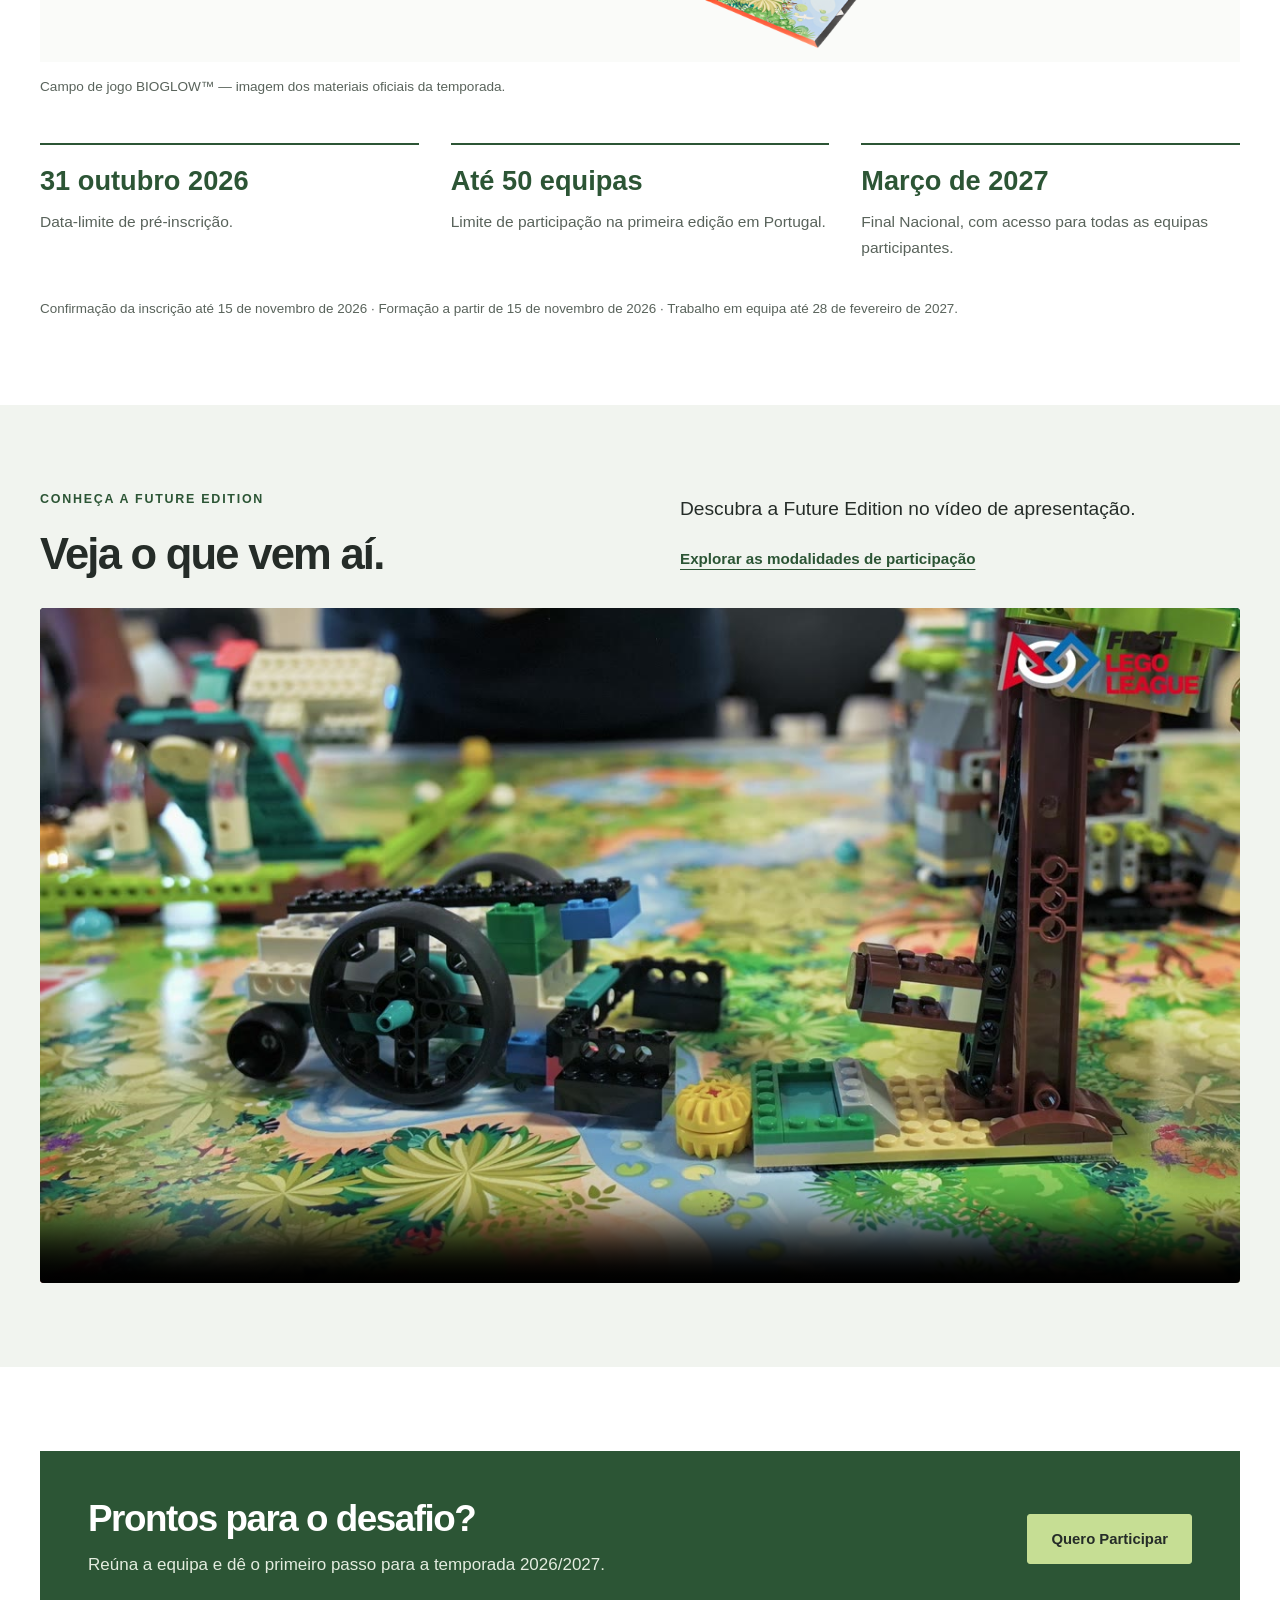
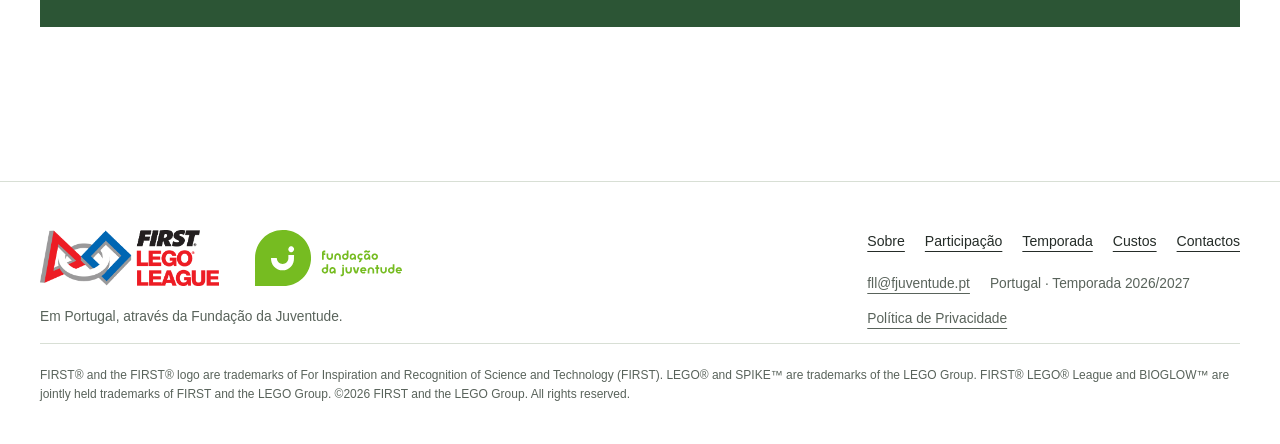
<file: temporada.html>
<!doctype html>
<html lang="pt-PT"><head><meta charset="utf-8"><meta name="viewport" content="width=device-width, initial-scale=1">
<title>Temporada · FIRST LEGO League Portugal</title><meta name="description" content="Conheça a temporada 2026/2027 da FIRST LEGO League Portugal: BIOGLOW Edition e o percurso até à Final Nacional.">
<meta name="theme-color" content="#2c5535"><link rel="icon" type="image/png" href="fll.png"><link rel="stylesheet" href="styles.css"><script src="site.js" defer></script>
</head><body><a class="skip" href="#conteudo">Saltar para o conteúdo</a>
<header class="site-header"><div class="wrap header-inner"><a class="brand brand-pair" href="index.html" aria-label="FIRST LEGO League Portugal e Fundação da Juventude — Sobre"><img class="brand-fll" src="fll.png" width="607" height="190" alt="FIRST LEGO League"><span class="brand-divider" aria-hidden="true"></span><img class="brand-fj" src="fundacao-juventude-verde.svg" width="3300" height="1259" alt="Fundação da Juventude"></a><button class="menu-toggle" type="button" aria-controls="navigation" aria-expanded="false">Menu</button><nav class="nav" id="navigation" aria-label="Navegação principal"><a href="index.html">Sobre</a><a href="participacao.html">Participação</a><a href="temporada.html" aria-current="page">Temporada</a><a href="custos.html">Custos</a><a href="contactos.html">Contactos</a></nav><a class="btn " href="https://forms.cloud.microsoft/e/A6WMnKZ72Y">Quero Participar</a></div></header>
<main id="conteudo">
<section class="wrap section zero-bottom"><div class="season-hero"><div><p class="eyebrow">Temporada 2026/2027</p><h1>BIOGLOW™<br>Edition</h1><p class="lead">Uma nova temporada para construir, programar e resolver desafios em equipa.</p><a class="btn" href="participacao.html">Conhecer as modalidades</a></div><img class="season-logo" src="bioglow.png" alt="FIRST LEGO League — BIOGLOW Edition"></div></section>
<section class="wrap section"><div class="split"><div><p class="eyebrow">O desafio ganha forma</p><h2>Das ideias<br>à ação.</h2></div><div><p class="lead">O campo de jogo dá vida à temporada. Através da construção e da programação, as equipas exploram soluções e põem à prova aquilo que aprenderam.</p><p class="muted">As atividades e os materiais variam consoante a modalidade de participação. Consulte as opções e o equipamento necessário para a sua escola.</p><a class="text-link" href="custos.html">Consultar materiais e custos</a></div></div><figure class="field"><img src="campo-bioglow.png" alt="Vista do campo de jogo oficial da temporada BIOGLOW." loading="lazy"><figcaption>Campo de jogo BIOGLOW™ — imagem dos materiais oficiais da temporada.</figcaption></figure><div class="season-facts"><div><strong>31 outubro 2026</strong><p>Data-limite de pré-inscrição.</p></div><div><strong>Até 50 equipas</strong><p>Limite de participação na primeira edição em Portugal.</p></div><div><strong>Março de 2027</strong><p>Final Nacional, com acesso para todas as equipas participantes.</p></div></div><p class="micro">Confirmação da inscrição até 15 de novembro de 2026 · Formação a partir de 15 de novembro de 2026 · Trabalho em equipa até 28 de fevereiro de 2027.</p></section>
<section class="section soft" id="video-future"><div class="wrap"><div class="split video-intro"><div><p class="eyebrow">Conheça a Future Edition</p><h2>Veja o que vem aí.</h2></div><div><p class="lead">Descubra a Future Edition no vídeo de apresentação.</p><a class="text-link" href="participacao.html">Explorar as modalidades de participação</a></div></div><video class="launch-video" controls playsinline preload="metadata" poster="future-video-poster.jpg" aria-label="Vídeo de apresentação da FIRST LEGO League Future Edition"><source src="future-edition.mp4" type="video/mp4">O seu navegador não suporta vídeo. <a href="future-edition.mp4">Abrir vídeo da Future Edition</a>.</video></div></section>
<div class="section"><section class="wrap"><div class="callout"><div><h2>Prontos para o desafio?</h2><p>Reúna a equipa e dê o primeiro passo para a temporada 2026/2027.</p></div><a class="btn light" href="https://forms.cloud.microsoft/e/A6WMnKZ72Y">Quero Participar</a></div></section></div>
</main>
<footer class="footer"><div class="wrap"><div class="footer-main"><div><div class="footer-brandline"><img class="footer-logo" src="fll.png" width="607" height="190" alt="FIRST LEGO League"><img class="footer-partner" src="fundacao-juventude-verde.svg" width="3300" height="1259" alt="Fundação da Juventude"></div><p>Em Portugal, através da Fundação da Juventude.</p></div><div><nav class="footer-nav" aria-label="Navegação de rodapé"><a href="index.html">Sobre</a><a href="participacao.html">Participação</a><a href="temporada.html">Temporada</a><a href="custos.html">Custos</a><a href="contactos.html">Contactos</a></nav><div class="footer-contact"><a href="mailto:fll@fjuventude.pt">fll@fjuventude.pt</a><span>Portugal · Temporada 2026/2027</span></div><p class="footer-privacy"><a href="politica-de-privacidade.html">Política de Privacidade</a></p></div></div><p class="legal">FIRST® and the FIRST® logo are trademarks of For Inspiration and Recognition of Science and Technology (FIRST). LEGO® and SPIKE™ are trademarks of the LEGO Group. FIRST® LEGO® League and BIOGLOW™ are jointly held trademarks of FIRST and the LEGO Group. ©2026 FIRST and the LEGO Group. All rights reserved.</p></div></footer>
</body></html>
</file>
<file: styles.css>
:root{--ink:#252c28;--green:#2c5535;--light:#c6de94;--purple:#d59cd6;--muted:#59635b;--paper:#fff;--wash:#f1f4ef;--line:#d8dfd5;--max:1200px}*{box-sizing:border-box}html{scroll-behavior:smooth}body{margin:0;background:var(--paper);color:var(--ink);font-family:Arial,Helvetica,sans-serif;font-size:17px;line-height:1.65}a{color:inherit;text-underline-offset:5px}img{display:block;max-width:100%;height:auto}button{font:inherit}h1,h2,h3,p{margin-top:0}h1,h2,h3{line-height:1.08;letter-spacing:-.04em}h1{font-size:clamp(2.7rem,5.2vw,4.6rem);margin-bottom:26px}h2{font-size:clamp(2rem,3.4vw,3rem);margin-bottom:24px}h3{font-size:1.5rem;margin-bottom:14px}p{margin-bottom:20px}.wrap{width:min(var(--max),calc(100% - 80px));margin-inline:auto}.eyebrow{font-size:.78rem;font-weight:700;text-transform:uppercase;letter-spacing:.14em;color:var(--green);margin-bottom:22px}.muted{color:var(--muted)}.lead{font-size:1.2rem;line-height:1.6;max-width:620px}.skip{position:absolute;left:20px;top:-100px;background:white;padding:12px;z-index:20}.skip:focus{top:10px}:focus-visible{outline:3px solid #8b4390;outline-offset:5px}.site-header{background:white;border-bottom:1px solid var(--line)}.header-inner{min-height:115px;display:flex;align-items:center;gap:32px}.brand{display:block;flex-shrink:0;padding:16px 0}.brand img{width:207px}.nav{display:flex;align-items:center;gap:26px;margin-left:auto}.nav a{font-size:.9rem;font-weight:700;text-decoration:none;padding:14px 0;border-bottom:2px solid transparent}.nav a[aria-current=page]{color:var(--green);border-color:var(--green)}.nav a:hover{color:var(--green);border-color:var(--light)}.btn{display:inline-flex;align-items:center;justify-content:center;min-height:50px;padding:13px 23px;border:1px solid var(--green);border-radius:3px;background:var(--green);color:white;text-decoration:none;font-weight:700;font-size:.93rem;line-height:1.4;text-align:center;transition:background .15s}.btn:hover{background:#1d3e25}.btn.light{background:var(--light);border-color:var(--light);color:var(--ink)}.btn.light:hover{background:#d8e9b5}.btn.outline{background:transparent;color:var(--green)}.btn.outline:hover{background:var(--wash)}.menu-toggle{display:none}.actions{display:flex;align-items:center;gap:14px;flex-wrap:wrap}.text-link{font-weight:bold;font-size:.95rem;color:var(--green)}.hero{display:grid;grid-template-columns:1.05fr 1fr;min-height:580px}.hero-copy{padding:64px 54px 54px 0;align-self:center}.hero-copy h1 span{color:var(--green)}.hero-copy .lead{max-width:500px}.hero-photo{position:relative;min-width:0}.hero-photo img{height:100%;width:100%;object-fit:cover;object-position:center}.photo-note{position:absolute;bottom:24px;left:24px;background:var(--light);padding:12px 18px;font-size:.8rem;font-weight:bold;letter-spacing:.06em}.micro{font-size:.84rem;color:var(--muted);margin:18px 0 0}.stats-band{background:var(--green);color:white}.stats{display:grid;grid-template-columns:1fr repeat(3,1fr);padding-block:31px;align-items:center}.stats-intro{font-size:.95rem;line-height:1.5;max-width:180px}.stat{border-left:1px solid #647d69;padding-left:38px}.stat strong{display:block;font-size:clamp(2rem,3.4vw,3.25rem);line-height:1.15;letter-spacing:-.04em;color:var(--light)}.stat span{font-size:.85rem}.section{padding-block:84px}.section.soft{background:var(--wash)}.split{display:grid;grid-template-columns:1fr 1fr;gap:80px;align-items:start}.section-heading{max-width:600px}.benefits{border-top:1px solid var(--line)}.benefit{padding:23px 0;border-bottom:1px solid var(--line);display:grid;grid-template-columns:44px 1fr;gap:16px}.number{color:var(--green);font-weight:bold;font-size:.88rem}.benefit h3{font-size:1.25rem;margin-bottom:8px}.benefit p{margin:0;color:var(--muted);font-size:1rem}.wide-photo{width:100%;aspect-ratio:1.3;object-fit:cover}.callout{background:var(--green);color:white;padding:48px;display:flex;align-items:center;justify-content:space-between;gap:40px}.callout h2{font-size:2.3rem;margin-bottom:12px}.callout p{margin:0;color:#e3ecdf;max-width:680px}.callout .btn{flex-shrink:0}.page-intro{padding:62px 0 45px;max-width:850px}.page-intro h1{font-size:clamp(2.6rem,4.7vw,4rem)}.page-intro .lead{max-width:760px}.facts{display:flex;gap:30px;flex-wrap:wrap;padding:20px 0;border-block:1px solid var(--line);font-size:.95rem}.facts strong{color:var(--green)}.edition-grid{display:grid;grid-template-columns:1fr 1fr;gap:28px}.edition{padding:36px;background:var(--wash);border-top:5px solid var(--green)}.edition.future{border-color:var(--purple)}.edition h2{font-size:2rem}.edition p{color:var(--muted)}.mode{padding:20px 0;border-top:1px solid var(--line)}.mode:last-child{padding-bottom:0}.mode h3{font-size:1.2rem;display:flex;justify-content:space-between;gap:15px}.age{font-size:1rem;letter-spacing:0;font-weight:normal;color:var(--green)}.mode p{margin:0;font-size:1rem}.steps{list-style:none;padding:0;margin:32px 0 0;display:grid;grid-template-columns:repeat(5,1fr);gap:26px}.steps li{padding-top:22px;border-top:2px solid var(--line)}.steps .number{font-size:1.8rem;color:var(--green);display:block;margin-bottom:20px}.steps h3{font-size:1.1rem;letter-spacing:-.02em}.steps p{font-size:.95rem;color:var(--muted);margin:0}.season-hero{background:var(--wash);display:grid;grid-template-columns:1fr 1fr;gap:60px;align-items:center;padding:48px}.season-logo{width:430px;margin:auto}.season-hero h1{font-size:3.3rem}.season-hero .eyebrow{margin-bottom:18px}.field{margin:0;padding:40px 0 0}.field img{width:100%;max-height:590px;object-fit:contain;background:#fafbf9}.field figcaption{font-size:.85rem;color:var(--muted);margin-top:14px}.season-facts{display:grid;grid-template-columns:repeat(3,1fr);gap:32px;margin-top:44px}.season-facts div{border-top:2px solid var(--green);padding-top:20px}.season-facts strong{display:block;font-size:1.7rem;line-height:1.2;color:var(--green);margin-bottom:12px}.season-facts p{font-size:.97rem;color:var(--muted)}.table-wrap{overflow:auto}table{width:100%;border-collapse:collapse;font-size:1rem}caption{text-align:left;color:var(--muted);margin-bottom:18px}th{text-align:left;background:var(--wash);font-size:.9rem;font-weight:normal;color:var(--muted)}th,td{padding:17px 20px;border-bottom:1px solid var(--line)}td:last-child{font-weight:bold;color:var(--green);white-space:nowrap}th:last-child,td:last-child{text-align:right}.prices h2{font-size:2rem}.price-layout{display:grid;grid-template-columns:1fr .85fr;gap:72px}.included{padding:32px;background:var(--wash)}.included h3{font-size:1.25rem}.included ul{padding-left:21px;margin:0 0 26px}.included li{padding-bottom:7px;font-size:.97rem}.included p{margin:0;font-size:.97rem}.note{padding:20px 24px;border-left:4px solid var(--purple);background:var(--wash);font-size:.97rem;margin-top:24px}.note p:last-child{margin-bottom:0}.contact-panel{display:grid;grid-template-columns:1.2fr .8fr;gap:64px;padding:44px;background:var(--wash)}.email{font-size:clamp(1.3rem,3vw,2.25rem);font-weight:bold;color:var(--green);overflow-wrap:anywhere;letter-spacing:-.03em}.contact-panel h2{font-size:1.7rem}.contact-panel .partner{width:220px;margin-bottom:24px}.contact-aside{border-left:1px solid var(--line);padding-left:44px}.contact-aside p{font-size:1rem}.footer{padding:48px 0 28px;margin-top:70px;border-top:1px solid var(--line)}.footer-main{display:flex;justify-content:space-between;align-items:start;gap:40px}.footer-logo{width:170px;margin-bottom:18px}.footer-partner{width:170px;margin-top:12px}.footer p{font-size:.86rem;color:var(--muted);margin:0 0 12px}.footer-nav{display:flex;gap:20px;flex-wrap:wrap;font-size:.88rem;margin-bottom:20px}.legal{border-top:1px solid var(--line);padding-top:22px;margin-top:32px;font-size:.75rem!important;line-height:1.6;max-width:100%}.footer-brandline{display:flex;gap:36px;align-items:center}.spaced{margin-top:32px}.zero-bottom{padding-bottom:0}
@media(min-width:1500px){.hero{min-height:640px}}
@media(max-width:1100px){.header-inner{gap:22px}.nav{gap:16px}.brand img{width:175px}.header-inner>.btn{font-size:.82rem;padding:12px 15px}.hero-copy{padding-right:30px}.wrap{width:calc(100% - 56px)}.split,.price-layout{gap:40px}.stat{padding-left:24px}}
@media(max-width:900px){.header-inner{flex-wrap:wrap;min-height:95px;padding-block:12px;gap:14px}.brand img{width:180px}.menu-toggle{display:block;margin-left:auto;border:1px solid var(--line);background:white;border-radius:3px;padding:9px 14px;font-size:.95rem}.header-inner>.btn{display:none}.nav{width:100%;margin:0;gap:10px;flex-wrap:wrap;justify-content:space-between;padding:6px 0}.js .nav{display:none}.js .nav.is-open{display:flex}.nav a{padding:8px 0}.hero{min-height:500px}.hero-copy{padding-block:40px}.hero h1{font-size:3.1rem}.hero .lead{font-size:1.05rem}.stats{grid-template-columns:repeat(3,1fr)}.stats-intro{grid-column:1/-1;max-width:none;text-align:center;margin-bottom:20px}.stat{text-align:center;padding-left:0}.stat:nth-child(2){border:0}.section{padding-block:60px}.steps{grid-template-columns:repeat(3,1fr)}.season-hero{gap:30px;padding:32px}.callout{padding:32px}.contact-panel{gap:30px}.contact-aside{padding-left:30px}.footer-main{flex-wrap:wrap}}
@media(max-width:640px){body{font-size:16px}.wrap{width:calc(100% - 40px)}.brand img{width:173px}.hero{display:flex;flex-direction:column}.hero-copy{padding:38px 0 32px}.hero h1{font-size:3.2rem;max-width:420px}.hero-photo{height:380px}.photo-note{bottom:18px;left:18px}.stats{padding-block:25px}.stat strong{font-size:1.8rem}.stat span{font-size:.76rem}.stats-intro{font-size:.85rem}.section{padding-block:48px}.split,.edition-grid,.price-layout,.season-hero,.contact-panel{grid-template-columns:1fr;gap:32px}.section-heading{max-width:100%}.callout{display:block;padding:28px}.callout .btn{margin-top:24px}.callout h2{font-size:2rem}.page-intro{padding:38px 0 30px}.page-intro h1{font-size:2.9rem}.lead{font-size:1.1rem}.facts{gap:10px;flex-direction:column}.edition{padding:26px}.steps{grid-template-columns:1fr;gap:12px}.steps li{display:grid;grid-template-columns:45px 1fr;column-gap:12px;padding-top:20px}.steps .number{grid-row:1/3;margin:0;font-size:1.5rem}.steps h3{margin-bottom:8px}.steps p{grid-column:2}.season-hero{padding:28px}.season-logo{max-width:340px}.season-hero h1{font-size:2.7rem}.season-facts{grid-template-columns:1fr;gap:18px}.season-facts p{margin-bottom:0}.field{padding-top:28px}.contact-panel{padding:26px}.contact-aside{padding-left:0;padding-top:26px;border-left:0;border-top:1px solid var(--line)}.footer{margin-top:48px;padding-top:32px}.footer-main{display:block}.footer-nav{margin-top:24px;gap:14px}.footer-brandline{gap:24px}.footer-logo,.footer-partner{width:140px}.prices h2{font-size:1.7rem}th,td{padding:15px 12px}.included{padding:26px}.mode h3{flex-wrap:wrap}.zero-bottom{padding-bottom:0}}
@media(prefers-reduced-motion:reduce){html{scroll-behavior:auto}*{transition:none!important}}

/* Identidades institucionais e vídeo de apresentação. */
.header-inner{gap:24px}.brand-pair{display:flex;align-items:center;gap:20px}.brand-pair .brand-fll{width:178px;height:auto}.brand-pair .brand-fj{width:146px;height:auto}.brand-divider{height:48px;width:1px;background:var(--line);flex-shrink:0}.nav{gap:20px}.header-inner>.btn{padding-inline:18px}.launch-video{display:block;width:100%;aspect-ratio:16/9;background:#101813;margin-top:30px;border-radius:4px}.video-intro{align-items:center}.video-intro h2{margin-bottom:0}.steps strong{font-weight:700;color:var(--green)}
@media(max-width:1180px){.header-inner{flex-wrap:wrap;padding-block:16px;gap:14px}.brand-pair{margin-right:auto}.nav{order:3;width:100%;justify-content:center;gap:32px;margin:0;padding:0}.header-inner>.btn{display:inline-flex}.brand{padding:0}}
@media(max-width:900px){.header-inner>.btn{display:none}.nav{justify-content:space-between;gap:14px}.menu-toggle{margin-left:0}.brand-pair .brand-fll{width:180px}.brand-pair .brand-fj{width:150px}.brand-pair{gap:20px}.header-inner{min-height:100px}}
@media(max-width:640px){.header-inner{gap:12px;padding-block:18px}.brand-pair{gap:12px}.brand-pair .brand-fll{width:132px}.brand-pair .brand-fj{width:112px}.brand-divider{height:36px}.menu-toggle{font-size:.85rem;padding:8px 10px}.header-inner{min-height:92px}.nav{gap:10px}.nav a{font-size:.85rem}.video-intro{gap:16px}.launch-video{margin-top:20px}}
@media(max-width:380px){.brand-pair{gap:8px}.brand-pair .brand-fll{width:112px}.brand-pair .brand-fj{width:92px}.header-inner{gap:8px}.menu-toggle{padding:8px}}

.footer-brandline{align-items:center;margin-bottom:20px}.footer-brandline .footer-logo,.footer-brandline .footer-partner{margin:0;height:56px;width:auto;max-width:none;object-fit:contain}.footer-contact{display:flex;flex-wrap:wrap;align-items:baseline;gap:8px 20px;font-size:.86rem;color:var(--muted);margin-bottom:12px}.footer-contact span{white-space:nowrap}.footer-privacy{margin-top:0!important}.privacy-content{max-width:850px;font-size:1rem;line-height:1.8;overflow-wrap:anywhere}.privacy-content h2{font-size:1.65rem;letter-spacing:-.02em;margin:40px 0 18px;line-height:1.25}.privacy-content h3{font-size:1.12rem;line-height:1.4;margin-top:24px;letter-spacing:0}.privacy-content li{margin-bottom:14px}.privacy-source{margin:36px 0;padding-top:20px;border-top:1px solid var(--line);font-size:.9rem;color:var(--muted)}
@media(max-width:640px){.footer-brandline{gap:24px}.footer-brandline .footer-logo,.footer-brandline .footer-partner{height:46px}.footer-contact{gap:8px 14px}.privacy-content h2{font-size:1.45rem}}
@media(max-width:380px){.footer-brandline{gap:18px}.footer-brandline .footer-logo,.footer-brandline .footer-partner{height:40px}}

/* Dar destaque ao logótipo, compensando as margens transparentes do original. */
.season-hero{grid-template-columns:.85fr 1.15fr;gap:40px}.season-logo{width:100%;max-width:none;aspect-ratio:1.5;object-fit:cover;object-position:center}
@media(max-width:640px){.season-hero{grid-template-columns:1fr;gap:24px}.season-logo{width:100%;max-width:none;aspect-ratio:1.5}}
</file>
